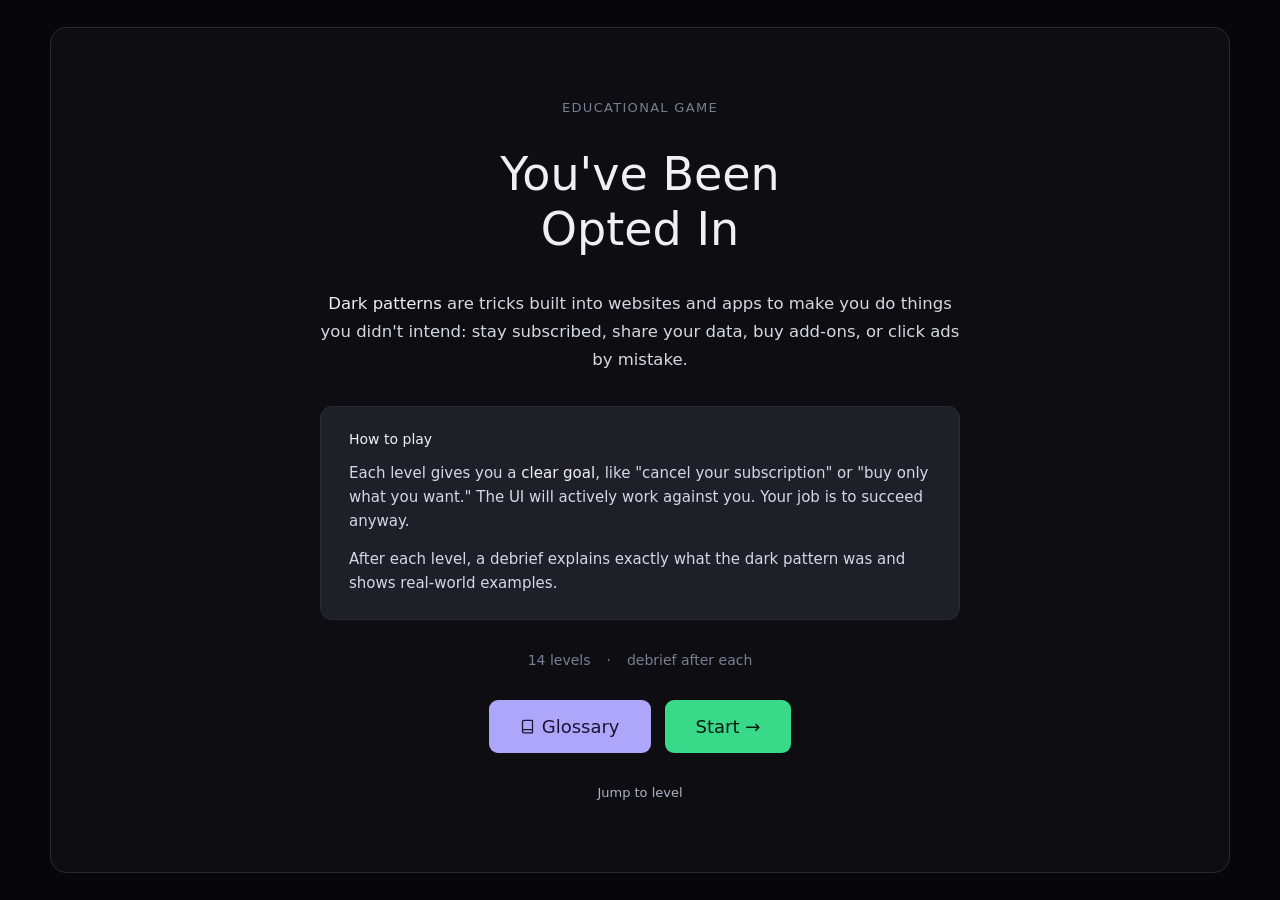
<file: index.html>
<!DOCTYPE html>
<html lang="en">
<head>
  <meta charset="UTF-8">
  <meta name="viewport" content="width=device-width, initial-scale=1.0">
  <title>You've Been Opted In: Dark Patterns Game</title>
  <link rel="stylesheet" href="styles.css">
</head>
<body>
<div id="app">

  <!-- GLOSSARY OVERLAY -->
  <div class="glossary-overlay" id="glossary" style="display:none" onclick="Glossary.closeOnBackdrop(event)">
    <div class="glossary-panel" id="glossary-panel">
      <div class="glossary-header" style="align-items:flex-start">
        <div>
          <div class="glossary-title">Pattern glossary</div>
          <div style="font-size:13px;color:var(--text2);margin-top:2px" id="glossary-count"></div>
        </div>
        <button class="glossary-close" onclick="Glossary.hide()">Close</button>
      </div>
      <div id="glossary-body"></div>
    </div>
  </div>

  <!-- PATTERN INFO PAGE (opened from a glossary entry) -->
  <div class="glossary-overlay" id="pattern-info" style="display:none" onclick="Glossary.closePatternInfoOnBackdrop(event)">
    <div class="glossary-panel" id="pattern-info-panel">
      <div class="glossary-header" style="align-items:flex-start">
        <div>
          <div class="glossary-title" id="pattern-info-title"></div>
        </div>
        <button class="glossary-close" onclick="Glossary.hidePatternInfo()">Close</button>
      </div>
      <div id="pattern-info-body" style="padding:0 clamp(16px,4vw,24px) 24px"></div>
    </div>
  </div>

  <!-- INTRO -->
  <div class="scr active" id="scr-intro" style="padding:clamp(32px, 6vw, 64px) clamp(24px, 6vw, 56px);align-items:center;text-align:center;gap:clamp(22px, 3.5vw, 32px);justify-content:center">
    <div style="font-size:13px;font-weight:500;letter-spacing:.1em;color:var(--text3);text-transform:uppercase">Educational game</div>
    <div style="font-size:clamp(34px, 6vw, 46px);font-weight:500;color:var(--text);line-height:1.2">You've Been<br>Opted In</div>
    <div style="font-size:16.5px;color:var(--text-soft);max-width:640px;line-height:1.7">
      <strong style="color:var(--text)">Dark patterns</strong> are tricks built into websites and apps to make you do things you didn't intend:
      stay subscribed, share your data, buy add-ons, or click ads by mistake.
    </div>
    <div style="background:var(--bg3);border-radius:12px;padding:24px 28px;max-width:640px;text-align:left;border:1px solid var(--border);display:flex;flex-direction:column;gap:14px">
      <div style="font-size:14px;font-weight:500;color:var(--text)">How to play</div>
      <div style="font-size:15px;color:var(--text-soft);line-height:1.6">
        Each level gives you a <strong style="color:var(--text)">clear goal</strong>, like "cancel your subscription" or "buy only what you want."
        The UI will actively work against you. Your job is to succeed anyway.
      </div>
      <div style="font-size:15px;color:var(--text-soft);line-height:1.6">
        After each level, a debrief explains exactly what the dark pattern was and shows real-world examples.
      </div>
    </div>
    <div style="display:flex;gap:16px;font-size:14px;color:var(--text3);flex-wrap:wrap;justify-content:center">
      <span>14 levels</span><span>·</span><span>debrief after each</span>
    </div>
    <div style="display:flex;gap:14px;flex-wrap:wrap;justify-content:center;align-items:center">
      <button class="gbtn gbtn-glossary" onclick="Glossary.show()">
        <svg width="15" height="15" viewBox="0 0 24 24" fill="none" stroke="currentColor" stroke-width="2" stroke-linecap="round" stroke-linejoin="round"><path d="M4 19.5A2.5 2.5 0 0 1 6.5 17H20"/><path d="M6.5 2H20v20H6.5A2.5 2.5 0 0 1 4 19.5v-15A2.5 2.5 0 0 1 6.5 2z"/></svg>
         Glossary
      </button>
      <button class="gbtn gbtn-green" onclick="G.start()">Start →</button>
    </div>
    <div style="display:flex;flex-direction:column;gap:10px;align-items:center">
      <details style="font-size:13px;color:var(--text2);cursor:pointer;text-align:center">
        <summary style="list-style:none;outline:none;cursor:pointer">Jump to level</summary>
        <div style="display:flex;flex-wrap:wrap;gap:6px;justify-content:center;margin-top:8px" id="level-jump"></div>
      </details>
    </div>
  </div>

  <!-- BRIEF (pre-level explainer) -->
  <div class="scr" id="scr-brief">
    <div class="brief-shell">
      <div style="display:flex;align-items:center;justify-content:space-between">
        <div class="brief-lvl-label" id="brief-lvl-label">Level 1 of 10</div>
        <div class="brief-type-label" id="brief-type-label"></div>
      </div>
      <div class="brief-pattern" id="brief-pattern-name"></div>
      <div class="brief-what" id="brief-what"></div>
      <div class="brief-goal-box">
        <div class="brief-goal-label">Your goal this level</div>
        <div class="brief-goal-text" id="brief-goal"></div>
        <div class="brief-goal-detail" id="brief-goal-detail"></div>
      </div>
      <div class="brief-ai-note" id="brief-ai-note" style="display:none">
        <div class="brief-ai-label">AI-powered level</div>
        <div class="brief-ai-text" id="brief-ai-text"></div>
      </div>
      <button class="gbtn gbtn-green" onclick="G.beginLevel()" id="brief-start-btn">Let's go →</button>
    </div>
  </div>

  <!-- LEVEL -->
  <div class="scr" id="scr-level">
    <canvas id="confetti-canvas" style="display:none"></canvas>
    <div class="hud">
      <div style="display:flex;align-items:center;gap:9px;flex-wrap:wrap">
        <span class="hud-lvl" id="h-lvl">Level 1 of 10</span>
        <button class="gbtn gbtn-info" id="h-info-btn" style="font-size:13px;padding:5px 12px;font-weight:600;letter-spacing:.3px" onclick="G.toggleInfo()">ⓘ Info</button>
      </div>
      <div style="display:flex;align-items:center;gap:8px">
        <span class="streak-pill" id="h-streak" style="display:none"></span>
        <div class="score-pill">Score: <span id="h-score">0</span></div>
        <button class="gbtn gbtn-ghost" id="h-hint-btn" style="display:none" onclick="G.showHint()">💡 Hint</button>
      </div>
    </div>
    <div id="h-info-bar" style="display:flex;background:var(--bg2);border-bottom:1px solid var(--border);padding:8px 16px;font-size:13px;color:var(--text2);gap:4px 16px;flex-wrap:wrap;align-items:baseline;flex-direction:column">
      <div style="display:flex;gap:16px;flex-wrap:wrap;align-items:center">
        <span id="h-goal" style="font-weight:600"></span>
        <span id="h-pattern" style="opacity:.7"></span>
      </div>
      <span id="h-goal-detail" style="opacity:.85;line-height:1.45"></span>
    </div>
    <div class="fake-app" id="lc"></div>
    <div class="dots" id="dots-l"></div>
  </div>

  <!-- DEBRIEF -->
  <div class="scr" id="scr-debrief">
    <div class="db-sticky">
      <div>
        <div class="db-tag" id="db-tag">Pattern identified</div>
        <div class="db-name" id="db-name"></div>
      </div>
      <div class="btn-row" style="flex-shrink:0">
        <button class="gbtn gbtn-glossary" onclick="Glossary.show()">
          <svg width="15" height="15" viewBox="0 0 24 24" fill="none" stroke="currentColor" stroke-width="2" stroke-linecap="round" stroke-linejoin="round"><path d="M4 19.5A2.5 2.5 0 0 1 6.5 17H20"/><path d="M6.5 2H20v20H6.5A2.5 2.5 0 0 1 4 19.5v-15A2.5 2.5 0 0 1 6.5 2z"/></svg>
          Glossary
        </button>
        <button class="gbtn gbtn-green" id="db-next" onclick="G.next()">Next level →</button>
      </div>
    </div>
    <div class="debrief-scroll">
      <div class="debrief-wrap">
        <div class="db-card">
          <div class="db-desc" id="db-desc"></div>
          <div style="display:flex;align-items:center;gap:10px;flex-wrap:wrap">
            <div id="db-grade" class="grade-badge"></div>
            <div id="db-result"></div>
          </div>
          <div id="db-cost" style="display:none"></div>
        </div>
        <div class="rw-card" id="db-rw"></div>
        <div class="ai-card" id="db-ai-card" style="display:none"></div>
        <div class="replay-card" id="db-replay"></div>
      </div>
    </div>
    <div class="dots" id="dots-d"></div>
  </div>

  <!-- DESIGNER MODE -->
  <div class="scr" id="scr-designer">
    <div class="hud">
      <div style="display:flex;align-items:center;gap:9px">
        <span class="hud-lvl">Designer mode</span>
        <span class="hud-goal">Build a dark pattern and see your score</span>
      </div>
      <button class="gbtn gbtn-ghost" onclick="G.setScr('win')">← Back</button>
    </div>
    <div style="display:grid;grid-template-columns:1fr 1fr;gap:0;height:100%">
      <!-- Controls -->
      <div style="padding:18px;border-right:0.5px solid var(--fa-line);display:flex;flex-direction:column;gap:14px;overflow-y:auto">
        <div style="font-size:14px;font-weight:500;color:var(--fa-ink)">Choose your weapons</div>

        <div class="d-section">
          <div class="d-label">Decline button style</div>
          <div class="d-opts">
            <div class="d-opt selected" data-group="btn" data-val="0" data-pts="0"  onclick="dpick(this)">Same size as accept</div>
            <div class="d-opt"          data-group="btn" data-val="1" data-pts="15" onclick="dpick(this)">Smaller, grey</div>
            <div class="d-opt"          data-group="btn" data-val="2" data-pts="25" onclick="dpick(this)">Ghost text only</div>
            <div class="d-opt"          data-group="btn" data-val="3" data-pts="35" onclick="dpick(this)">Hidden off-screen</div>
          </div>
        </div>

        <div class="d-section">
          <div class="d-label">Decline copy</div>
          <div class="d-opts">
            <div class="d-opt selected" data-group="copy" data-val="0" data-pts="0"  onclick="dpick(this)">No thanks</div>
            <div class="d-opt"          data-group="copy" data-val="1" data-pts="20" onclick="dpick(this)">No thanks, I hate saving money</div>
            <div class="d-opt"          data-group="copy" data-val="2" data-pts="30" onclick="dpick(this)">No thanks, I prefer to pay full price</div>
            <div class="d-opt"          data-group="copy" data-val="3" data-pts="40" onclick="dpick(this)">No thanks, I don't care about my health</div>
          </div>
        </div>

        <div class="d-section">
          <div class="d-label">Newsletter checkbox</div>
          <div class="d-opts">
            <div class="d-opt selected" data-group="check" data-val="0" data-pts="0"  onclick="dpick(this)">Unchecked by default</div>
            <div class="d-opt"          data-group="check" data-val="1" data-pts="20" onclick="dpick(this)">Pre-checked</div>
            <div class="d-opt"          data-group="check" data-val="2" data-pts="35" onclick="dpick(this)">Pre-checked + double negative label</div>
          </div>
        </div>

        <div class="d-section">
          <div class="d-label">Pricing visibility</div>
          <div class="d-opts">
            <div class="d-opt selected" data-group="price" data-val="0" data-pts="0"  onclick="dpick(this)">Full price shown upfront</div>
            <div class="d-opt"          data-group="price" data-val="1" data-pts="15" onclick="dpick(this)">Fees added at checkout</div>
            <div class="d-opt"          data-group="price" data-val="2" data-pts="30" onclick="dpick(this)">Trial price only, renewal buried</div>
          </div>
        </div>

        <div class="d-section">
          <div class="d-label">Urgency element</div>
          <div class="d-opts">
            <div class="d-opt selected" data-group="urgency" data-val="0" data-pts="0"  onclick="dpick(this)">None</div>
            <div class="d-opt"          data-group="urgency" data-val="1" data-pts="15" onclick="dpick(this)">Countdown timer</div>
            <div class="d-opt"          data-group="urgency" data-val="2" data-pts="25" onclick="dpick(this)">Fake "X people viewing"</div>
            <div class="d-opt"          data-group="urgency" data-val="3" data-pts="30" onclick="dpick(this)">Both, auto-resetting</div>
          </div>
        </div>

        <div class="d-section">
          <div class="d-label">Sneaked items</div>
          <div class="d-opts">
            <div class="d-opt selected" data-group="sneak" data-val="0" data-pts="0"  onclick="dpick(this)">None</div>
            <div class="d-opt"          data-group="sneak" data-val="1" data-pts="20" onclick="dpick(this)">1 pre-added item, labeled</div>
            <div class="d-opt"          data-group="sneak" data-val="2" data-pts="35" onclick="dpick(this)">2 items, styled to blend in</div>
            <div class="d-opt"          data-group="sneak" data-val="3" data-pts="45" onclick="dpick(this)">3 items + reappear after removal</div>
          </div>
        </div>
      </div>

      <!-- Live preview -->
      <div style="padding:18px;display:flex;flex-direction:column;gap:12px;overflow-y:auto;background:#f9f9f7">
        <div style="font-size:14px;font-weight:500;color:var(--fa-ink)">Live preview</div>
        <div id="d-preview" style="background:var(--white);border-radius:10px;border:0.5px solid var(--fa-line);padding:16px;display:flex;flex-direction:column;gap:12px;font-size:14px"></div>
        <div style="background:var(--white);border-radius:10px;border:0.5px solid var(--fa-line);padding:14px;display:flex;flex-direction:column;gap:10px">
          <div style="display:flex;justify-content:space-between;align-items:center">
            <div style="font-size:13px;font-weight:500;color:var(--fa-ink)">Manipulativeness score</div>
            <div style="font-size:20px;font-weight:500" id="d-score-num">0</div>
          </div>
          <div class="bar-t" style="height:7px"><div id="d-score-bar" style="height:100%;border-radius:3px;background:#E24B4A;transition:width .4s ease;width:0%"></div></div>
          <div style="font-size:13px;color:var(--fa-muted-alt)" id="d-verdict">Your form is clean. Honest design.</div>
          <div style="display:flex;flex-direction:column;gap:5px" id="d-breakdown"></div>
          <div style="font-size:12px;color:var(--fa-faint);border-top:0.5px solid var(--fa-line);padding-top:8px" id="d-regulator"></div>
        </div>
        <button class="gbtn gbtn-green" id="d-finish-btn" onclick="finishDesigner()">see my verdict</button>
      </div>
    </div>
  </div>

  <!-- WIN -->
  <div class="scr win-scr" id="scr-win">
    <!-- FAKE-OUT LAYER -->
    <div id="win-fakeout" style="display:flex;flex-direction:column;align-items:center;gap:14px;width:100%;max-width:560px">
      <div style="font-size:34px;color:var(--amber)">★</div>
      <div style="font-size:26px;font-weight:500;color:var(--text)" id="win-title"></div>
      <div style="font-size:15px;color:var(--text2);max-width:480px;line-height:1.6" id="win-sub"></div>
      <div class="receipt-card" id="win-receipt"></div>
      <div style="width:100%;max-width:480px;background:#f5f5f2;border-radius:12px;padding:16px;border:0.5px solid var(--fa-line);display:flex;flex-direction:column;gap:12px">
        <div style="font-size:14px;font-weight:500;color:var(--fa-ink)">Before you go</div>
        <label class="fakeout-cb" id="fo-share-label">
          <input type="checkbox" id="fo-share" checked>
          <span>Share my score and email me NebulaPro tips &amp; offers (uncheck to opt out)</span>
        </label>
        <label class="fakeout-cb" id="fo-data-label">
          <input type="checkbox" id="fo-data" checked>
          <span>Do not prevent NebulaPro from sharing my results with partners</span>
        </label>
        <div style="font-size:11px;color:var(--fa-input-border);line-height:1.5" id="fo-countdown"></div>
        <div style="display:flex;flex-direction:column;gap:8px">
          <button class="btn btn-p" id="fo-claim">Claim your completion badge →</button>
          <button class="btn btn-g" id="fo-decline">No thanks, I don't care about my achievements</button>
        </div>
      </div>
      <div style="font-size:11px;color:#ddd">By continuing you agree to our updated Terms &amp; Privacy Policy</div>
    </div>

<!-- REAL WIN LAYER -->
<div id="win-real" style="display:none;flex-direction:column;align-items:center;gap:16px;text-align:center">
  <div style="font-size:42px">🎉</div>
  <div style="font-size:24px;font-weight:500;color:var(--text)"> You caught us. </div>
  <div style="font-size:16.5px;color:var(--text-soft);max-width:640px;line-height:1.7">
    That "Before you go" box was a dark pattern. Two pre-checked opt-ins (one with a double negative), a fake countdown, a confirmshamed exit, and a "claim your badge" button that went nowhere.
    <strong style="color:var(--text);font-weight:500">You just played the game one more time without realising it.</strong>
  </div>
  <div style="font-size:14px;color:var(--text3);max-width:640px;line-height:1.7">
    Real companies deploy these on millions of people every day. Now you know what to look for. Coined by Harry Brignull in 2010, tracked at
    <a href="https://www.deceptive.design" target="_blank" rel="noopener" style="color:var(--purple-light);text-decoration:none"> deceptive.design </a>
  </div>
  <div style="width:100%;max-width:480px;background:var(--bg2);border-radius:12px;padding:16px;border:1px solid var(--border)">
    <div style="font-size:14px;font-weight:500;color:var(--text);margin-bottom:12px"> Achievements </div>
    <div id="win-achievements"></div>
  </div>
  <div style="display:flex;gap:10px;flex-wrap:wrap;justify-content:center">
    <button class="gbtn gbtn-green" id="win-play-again">Play again</button>
    <button class="gbtn gbtn-glossary" onclick="Glossary.show()"> Pattern glossary </button>
    <button class="gbtn" onclick="setScr('designer');initDesigner()"> Try designer mode → </button>
  </div>
</div>

</div>
  <!-- DESIGNER FINISH OVERLAY -->
  <div class="gameover-overlay" id="designer-finish" style="display:none" onclick="closeDesignerFinishOnBackdrop(event)">
    <div class="gameover-panel">
      <div style="font-size:36px">🎨</div>
      <div style="font-size:26px;font-weight:500;color:var(--text)">Your design, scored</div>
      <div style="font-size:15px;color:#fff;line-height:1.6" id="df-verdict"></div>
      <button class="gbtn gbtn-green" onclick="document.getElementById('designer-finish').style.display='none'; G.setScr('intro')">Back to home</button>
    </div>
  </div>

  <script type="module" src="game.js"></script>
</body>
</html>
</file>
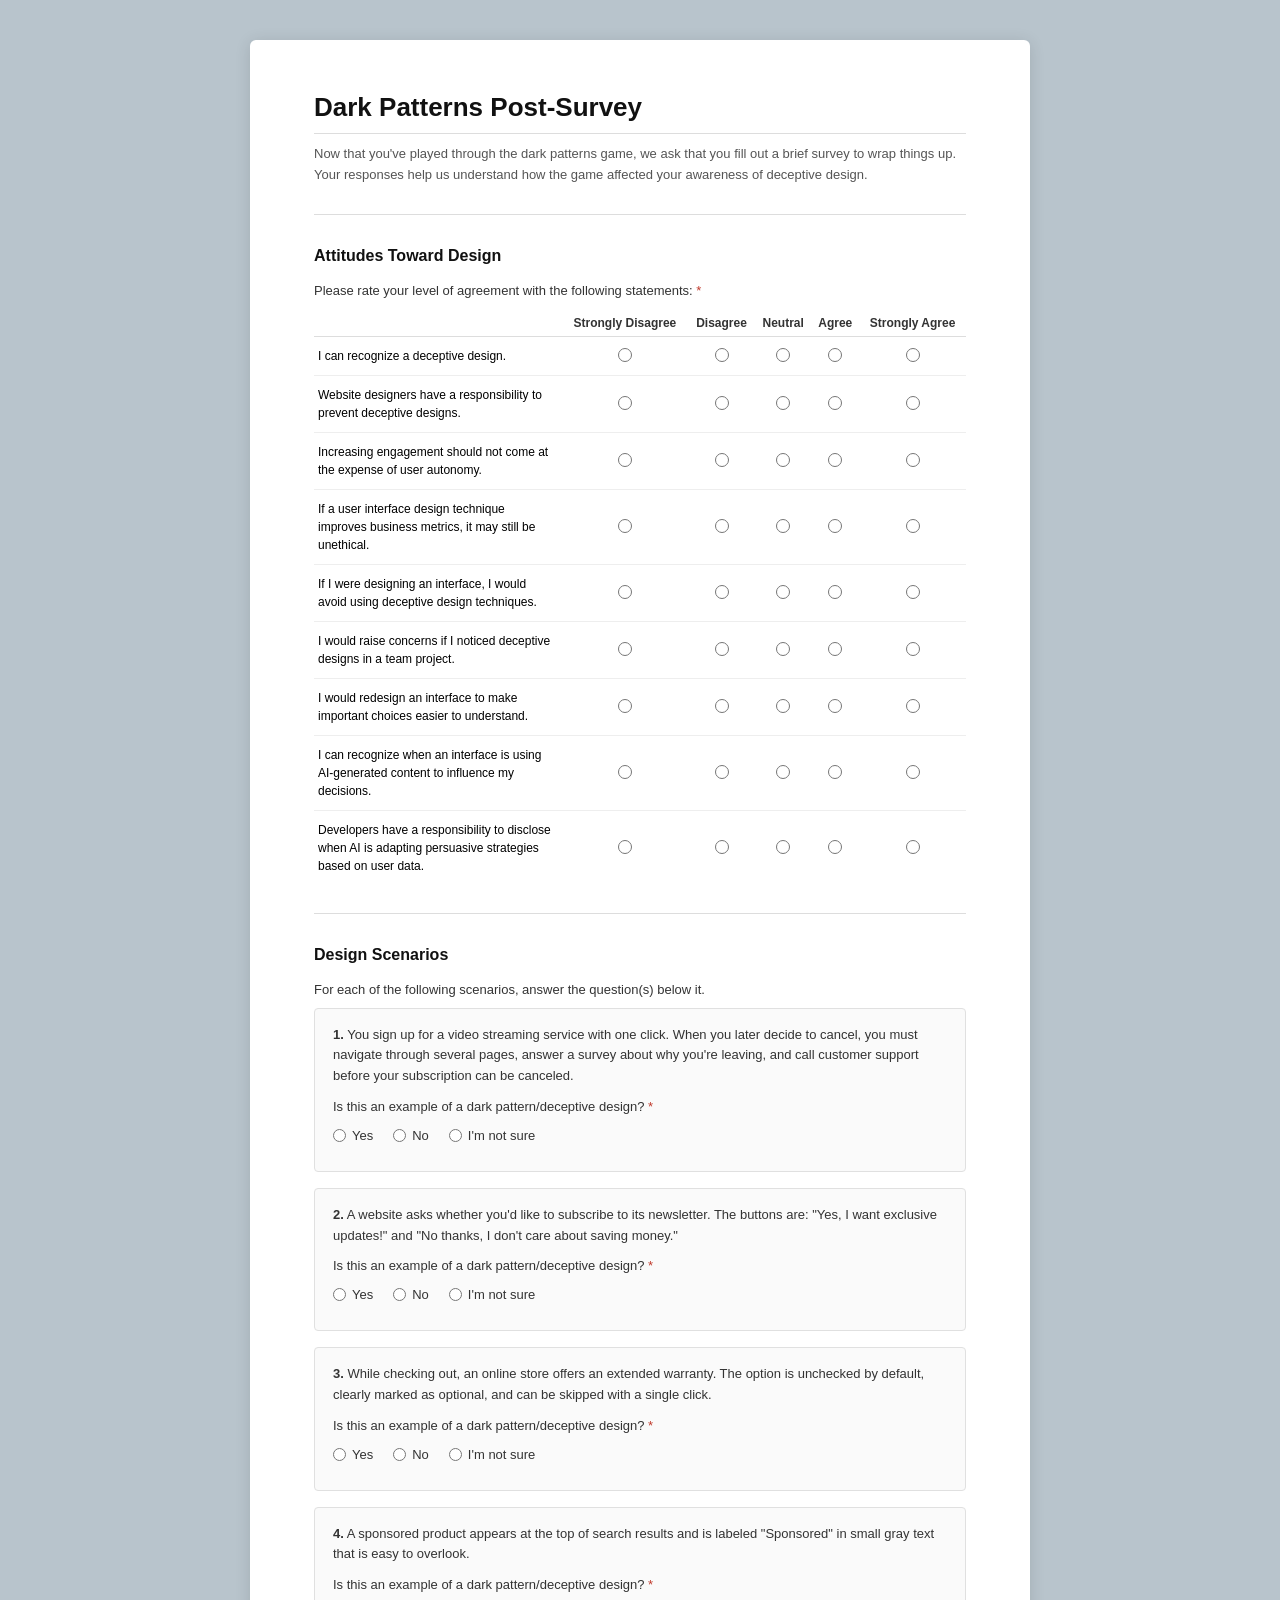
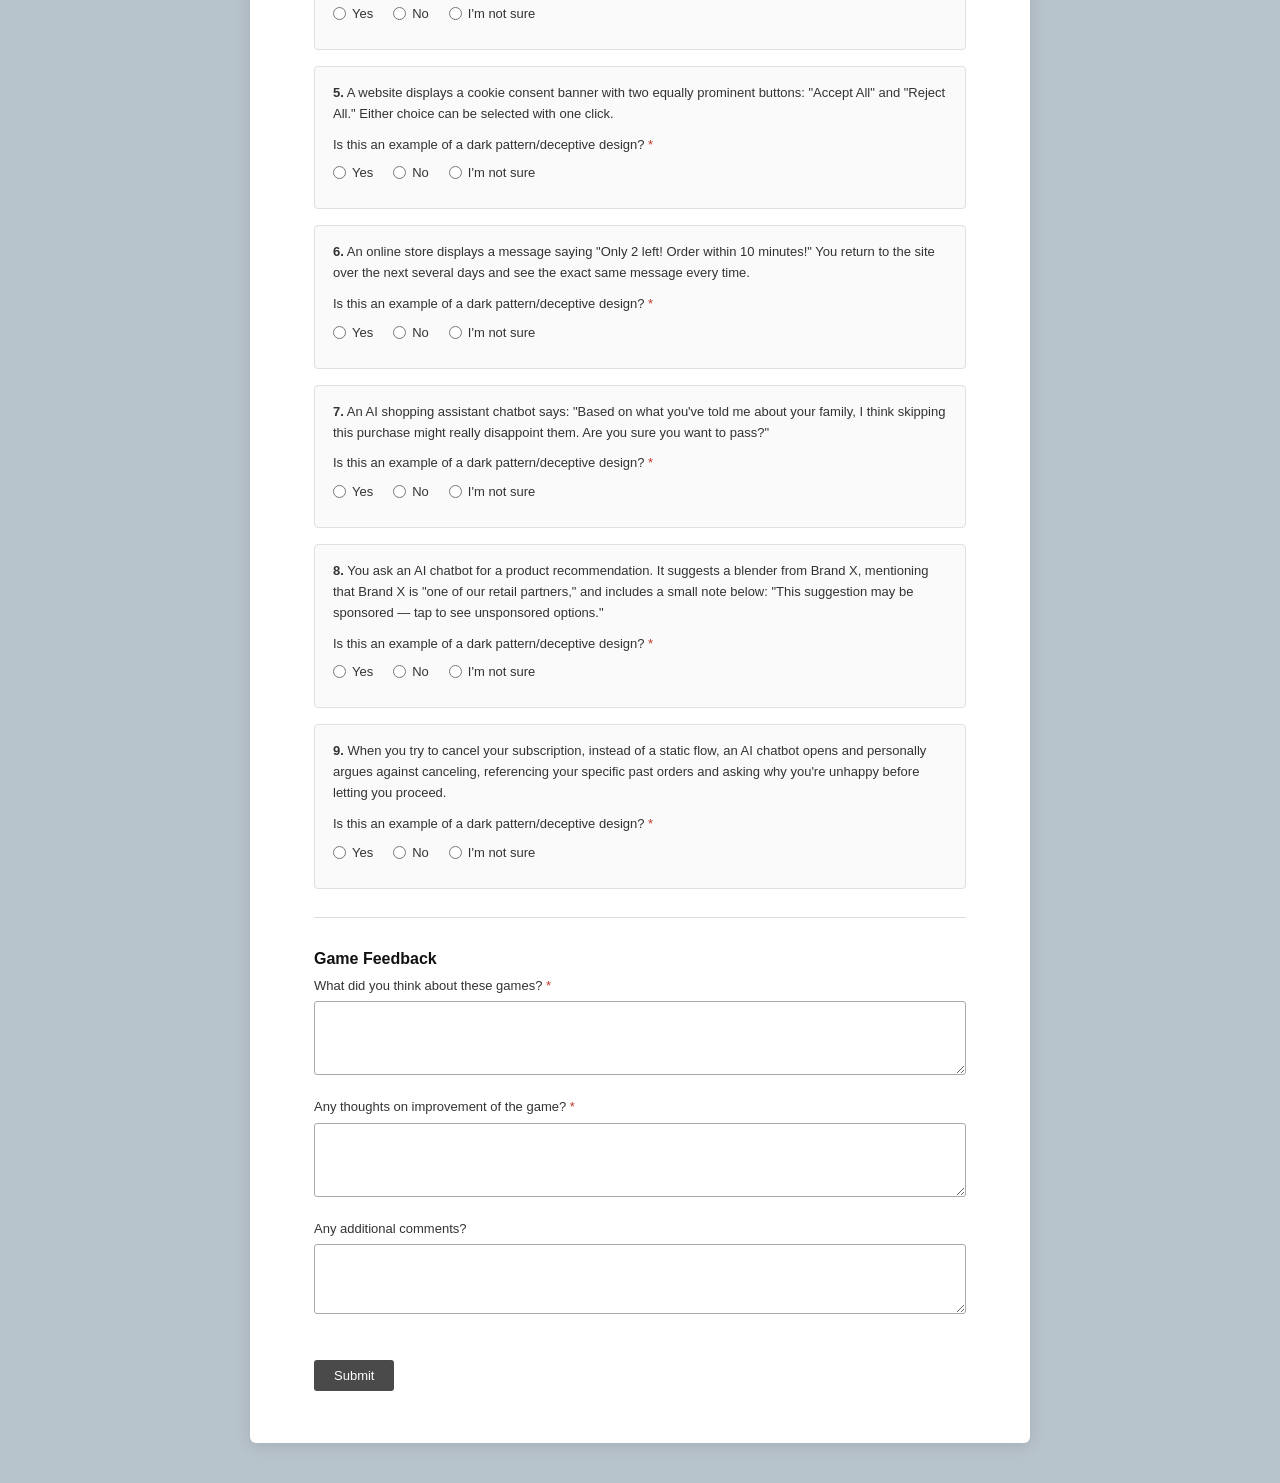
<file: surveys/post-survey.html>
<!DOCTYPE html>
<html lang="en">
<head>
<meta charset="UTF-8">
<meta name="viewport" content="width=device-width, initial-scale=1.0">
<title>Post-Survey — Dark Patterns Study</title>
<style>
  *, *::before, *::after { box-sizing: border-box; margin: 0; padding: 0; }
  body {
    font-family: Arial, sans-serif;
    background: #b8c4cc;
    min-height: 100vh;
    display: flex;
    align-items: flex-start;
    justify-content: center;
    padding: 40px 16px;
  }
  .card {
    background: #fff;
    border-radius: 6px;
    width: 100%;
    max-width: 780px;
    padding: 52px 64px;
    box-shadow: 0 2px 16px rgba(0,0,0,.12);
  }
  h1 {
    font-size: 26px;
    font-weight: 700;
    color: #111;
    margin-bottom: 10px;
    padding-bottom: 10px;
    border-bottom: 1px solid #ddd;
  }
  h2 {
    font-size: 16px;
    font-weight: 700;
    color: #111;
    margin: 28px 0 8px;
    padding-top: 4px;
  }
  .intro {
    font-size: 13px;
    color: #555;
    line-height: 1.6;
    margin-bottom: 24px;
  }
  .req { color: #c0392b; }
  input[type="text"],
  input[type="email"],
  select,
  textarea {
    border: 1px solid #aaa;
    border-radius: 3px;
    padding: 6px 8px;
    font-size: 13px;
    font-family: inherit;
    color: #111;
    width: 100%;
    background: #fff;
  }
  input[type="text"]:focus,
  input[type="email"]:focus,
  select:focus,
  textarea:focus {
    outline: 2px solid #1a5ea8;
    outline-offset: 1px;
  }
  textarea { resize: vertical; min-height: 70px; }
  .question-text {
    font-size: 13px;
    color: #333;
    margin: 16px 0 8px;
    line-height: 1.5;
  }
  .radio-group {
    display: flex;
    flex-direction: column;
    gap: 6px;
    margin: 6px 0 4px;
  }
  .radio-group label {
    font-size: 13px;
    color: #333;
    display: flex;
    align-items: center;
    gap: 7px;
    cursor: pointer;
  }

  /* Likert table */
  .likert-table {
    width: 100%;
    border-collapse: collapse;
    margin: 10px 0 8px;
    font-size: 13px;
  }
  .likert-table thead th {
    font-size: 12px;
    font-weight: 600;
    color: #333;
    text-align: center;
    padding: 6px 4px;
    border-bottom: 1px solid #ddd;
  }
  .likert-table thead th:first-child { text-align: left; width: 38%; }
  .likert-table tbody tr { border-bottom: 1px solid #eee; }
  .likert-table tbody tr:last-child { border-bottom: none; }
  .likert-table tbody td {
    padding: 10px 4px;
    text-align: center;
    vertical-align: middle;
  }
  .likert-table tbody td:first-child {
    text-align: left;
    font-size: 12px;
    color: #000000;
    line-height: 1.5;
    padding-right: 10px;
  }
  .likert-table input[type="radio"] {
    cursor: pointer;
    width: 14px;
    height: 14px;
  }

  /* Scenario blocks */
  .scenario-block {
    border: 1px solid #e0e0e0;
    border-radius: 4px;
    padding: 16px 18px;
    margin-bottom: 16px;
    background: #fafafa;
  }
  .scenario-block .scenario-q {
    font-size: 13px;
    color: #333;
    line-height: 1.6;
    margin-bottom: 10px;
  }
  .scenario-block .inline-radio {
    display: flex;
    gap: 20px;
    margin-bottom: 12px;
  }
  .scenario-block .inline-radio label {
    font-size: 13px;
    color: #333;
    display: flex;
    align-items: center;
    gap: 6px;
    cursor: pointer;
  }
  .scenario-block .why-label {
    font-size: 12px;
    color: #555;
    margin-bottom: 5px;
    display: block;
  }

  /* Open-ended */
  .open-q {
    margin-bottom: 18px;
  }
  .open-q label {
    display: block;
    font-size: 13px;
    color: #333;
    margin-bottom: 6px;
    line-height: 1.5;
  }

  hr.section-divider {
    border: none;
    border-top: 1px solid #ddd;
    margin: 28px 0 4px;
  }
  .btn {
    background: #4a4a4a;
    color: #fff;
    border: none;
    padding: 8px 20px;
    font-size: 13px;
    font-family: inherit;
    border-radius: 3px;
    cursor: pointer;
    margin-top: 24px;
  }
  .btn:hover { background: #333; }
</style>
</head>
<body>
<form class="card" action="post-survey.php" method="post">
  <h1>Dark Patterns Post-Survey</h1>
  <p class="intro">Now that you've played through the dark patterns game, we ask that you fill out a brief survey to wrap things up. Your responses help us understand how the game affected your awareness of deceptive design.</p>

  <!-- Likert -->
  <hr class="section-divider">
  <h2>Attitudes Toward Design</h2>
  <p class="question-text">Please rate your level of agreement with the following statements: <span class="req">*</span></p>

  <table class="likert-table">
    <thead>
      <tr>
        <th></th>
        <th>Strongly Disagree</th>
        <th>Disagree</th>
        <th>Neutral</th>
        <th>Agree</th>
        <th>Strongly Agree</th>
      </tr>
    </thead>
    <tbody>
      <tr>
        <td>I can recognize a deceptive design.</td>
        <td><input type="radio" name="likertRecognize" value="1" required aria-label="1"></td>
        <td><input type="radio" name="likertRecognize" value="2" aria-label="2"></td>
        <td><input type="radio" name="likertRecognize" value="3" aria-label="3"></td>
        <td><input type="radio" name="likertRecognize" value="4" aria-label="4"></td>
        <td><input type="radio" name="likertRecognize" value="5" aria-label="5"></td>
      </tr>
      <tr>
        <td>Website designers have a responsibility to prevent deceptive designs.</td>
        <td><input type="radio" name="likertResponsibility" value="1" required aria-label="1"></td>
        <td><input type="radio" name="likertResponsibility" value="2" aria-label="2"></td>
        <td><input type="radio" name="likertResponsibility" value="3" aria-label="3"></td>
        <td><input type="radio" name="likertResponsibility" value="4" aria-label="4"></td>
        <td><input type="radio" name="likertResponsibility" value="5" aria-label="5"></td>
      </tr>
      <tr>
        <td>Increasing engagement should not come at the expense of user autonomy.</td>
        <td><input type="radio" name="likertEngagement" value="1" required aria-label="1"></td>
        <td><input type="radio" name="likertEngagement" value="2" aria-label="2"></td>
        <td><input type="radio" name="likertEngagement" value="3" aria-label="3"></td>
        <td><input type="radio" name="likertEngagement" value="4" aria-label="4"></td>
        <td><input type="radio" name="likertEngagement" value="5" aria-label="5"></td>
      </tr>
      <tr>
        <td>If a user interface design technique improves business metrics, it may still be unethical.</td>
        <td><input type="radio" name="likertUnethical" value="1" required aria-label="1"></td>
        <td><input type="radio" name="likertUnethical" value="2" aria-label="2"></td>
        <td><input type="radio" name="likertUnethical" value="3" aria-label="3"></td>
        <td><input type="radio" name="likertUnethical" value="4" aria-label="4"></td>
        <td><input type="radio" name="likertUnethical" value="5" aria-label="5"></td>
      </tr>
      <tr>
        <td>If I were designing an interface, I would avoid using deceptive design techniques.</td>
        <td><input type="radio" name="likertAvoid" value="1" required aria-label="1"></td>
        <td><input type="radio" name="likertAvoid" value="2" aria-label="2"></td>
        <td><input type="radio" name="likertAvoid" value="3" aria-label="3"></td>
        <td><input type="radio" name="likertAvoid" value="4" aria-label="4"></td>
        <td><input type="radio" name="likertAvoid" value="5" aria-label="5"></td>
      </tr>
      <tr>
        <td>I would raise concerns if I noticed deceptive designs in a team project.</td>
        <td><input type="radio" name="likertConcerns" value="1" required aria-label="1"></td>
        <td><input type="radio" name="likertConcerns" value="2" aria-label="2"></td>
        <td><input type="radio" name="likertConcerns" value="3" aria-label="3"></td>
        <td><input type="radio" name="likertConcerns" value="4" aria-label="4"></td>
        <td><input type="radio" name="likertConcerns" value="5" aria-label="5"></td>
      </tr>
      <tr>
        <td>I would redesign an interface to make important choices easier to understand.</td>
        <td><input type="radio" name="likertRedesign" value="1" required aria-label="1"></td>
        <td><input type="radio" name="likertRedesign" value="2" aria-label="2"></td>
        <td><input type="radio" name="likertRedesign" value="3" aria-label="3"></td>
        <td><input type="radio" name="likertRedesign" value="4" aria-label="4"></td>
        <td><input type="radio" name="likertRedesign" value="5" aria-label="5"></td>
      </tr>
      <tr>
        <td>I can recognize when an interface is using AI-generated content to influence my decisions.</td>
        <td><input type="radio" name="likertRecognizeAI" value="1" required aria-label="1"></td>
        <td><input type="radio" name="likertRecognizeAI" value="2" aria-label="2"></td>
        <td><input type="radio" name="likertRecognizeAI" value="3" aria-label="3"></td>
        <td><input type="radio" name="likertRecognizeAI" value="4" aria-label="4"></td>
        <td><input type="radio" name="likertRecognizeAI" value="5" aria-label="5"></td>
      </tr>
      <tr>
        <td>Developers have a responsibility to disclose when AI is adapting persuasive strategies based on user data.</td>
        <td><input type="radio" name="likertResponsibilityAI" value="1" required aria-label="1"></td>
        <td><input type="radio" name="likertResponsibilityAI" value="2" aria-label="2"></td>
        <td><input type="radio" name="likertResponsibilityAI" value="3" aria-label="3"></td>
        <td><input type="radio" name="likertResponsibilityAI" value="4" aria-label="4"></td>
        <td><input type="radio" name="likertResponsibilityAI" value="5" aria-label="5"></td>
      </tr>
    </tbody>
  </table>

  <!-- Scenarios -->
  <hr class="section-divider">
  <h2>Design Scenarios</h2>
  <p class="question-text">For each of the following scenarios, answer the question(s) below it.</p>

  <div class="scenario-block">
    <p class="scenario-q"><strong>1.</strong> You sign up for a video streaming service with one click. When you later decide to cancel, you must navigate through several pages, answer a survey about why you're leaving, and call customer support before your subscription can be canceled.</p>
    <p class="scenario-q">Is this an example of a dark pattern/deceptive design? <span class="req">*</span></p>
    <div class="inline-radio" data-scenario="scenarioDifficult">
      <label><input type="radio" name="scenarioDifficult" value="yes" required> Yes</label>
      <label><input type="radio" name="scenarioDifficult" value="no"> No</label>
      <label><input type="radio" name="scenarioDifficult" value="unsure"> I'm not sure</label>
    </div>
    <div class="category-wrap" data-scenario="scenarioDifficult" style="display:none;">
      <p class="scenario-q">Which option best describes this design? <span class="req">*</span></p>
      <div class="radio-group">
        <label><input type="radio" name="scenarioDifficultWhy" value="ad_disguise"> It disguises advertising or commercial content as something else.</label>
        <label><input type="radio" name="scenarioDifficultWhy" value="urgency"> It creates a misleading sense of urgency or scarcity.</label>
        <label><input type="radio" name="scenarioDifficultWhy" value="forced_action"> It adds items or choices without the user intentionally selecting them.</label>
        <label><input type="radio" name="scenarioDifficultWhy" value="guilt"> It pressures users through guilt, shame, or emotional manipulation.</label>
        <label><input type="radio" name="scenarioDifficultWhy" value="difficult_action"> It makes an important user choice or action unnecessarily difficult.</label>
        <label><input type="radio" name="scenarioDifficultWhy" value="not_problematic"> None of these; this design is not problematic.</label>
      </div>
    </div>
  </div>

  <div class="scenario-block">
    <p class="scenario-q"><strong>2.</strong> A website asks whether you'd like to subscribe to its newsletter. The buttons are: "Yes, I want exclusive updates!" and "No thanks, I don't care about saving money."</p>
    <p class="scenario-q">Is this an example of a dark pattern/deceptive design? <span class="req">*</span></p>
    <div class="inline-radio" data-scenario="scenarioSubscribe">
      <label><input type="radio" name="scenarioSubscribe" value="yes" required> Yes</label>
      <label><input type="radio" name="scenarioSubscribe" value="no"> No</label>
      <label><input type="radio" name="scenarioSubscribe" value="unsure"> I'm not sure</label>
    </div>
    <div class="category-wrap" data-scenario="scenarioSubscribe" style="display:none;">
      <p class="scenario-q">Which option best describes this design? <span class="req">*</span></p>
      <div class="radio-group">
        <label><input type="radio" name="scenarioSubscribeWhy" value="ad_disguise"> It disguises advertising or commercial content as something else.</label>
        <label><input type="radio" name="scenarioSubscribeWhy" value="urgency"> It creates a misleading sense of urgency or scarcity.</label>
        <label><input type="radio" name="scenarioSubscribeWhy" value="forced_action"> It adds items or choices without the user intentionally selecting them.</label>
        <label><input type="radio" name="scenarioSubscribeWhy" value="guilt"> It pressures users through guilt, shame, or emotional manipulation.</label>
        <label><input type="radio" name="scenarioSubscribeWhy" value="difficult_action"> It makes an important user choice or action unnecessarily difficult.</label>
        <label><input type="radio" name="scenarioSubscribeWhy" value="not_problematic"> None of these; this design is not problematic.</label>
      </div>
    </div>
  </div>

  <div class="scenario-block">
    <p class="scenario-q"><strong>3.</strong> While checking out, an online store offers an extended warranty. The option is unchecked by default, clearly marked as optional, and can be skipped with a single click.</p>
    <p class="scenario-q">Is this an example of a dark pattern/deceptive design? <span class="req">*</span></p>
    <div class="inline-radio" data-scenario="scenarioWarranty">
      <label><input type="radio" name="scenarioWarranty" value="yes" required> Yes</label>
      <label><input type="radio" name="scenarioWarranty" value="no"> No</label>
      <label><input type="radio" name="scenarioWarranty" value="unsure"> I'm not sure</label>
    </div>
    <div class="category-wrap" data-scenario="scenarioWarranty" style="display:none;">
      <p class="scenario-q">Which option best describes this design? <span class="req">*</span></p>
      <div class="radio-group">
        <label><input type="radio" name="scenarioWarrantyWhy" value="ad_disguise"> It disguises advertising or commercial content as something else.</label>
        <label><input type="radio" name="scenarioWarrantyWhy" value="urgency"> It creates a misleading sense of urgency or scarcity.</label>
        <label><input type="radio" name="scenarioWarrantyWhy" value="forced_action"> It adds items or choices without the user intentionally selecting them.</label>
        <label><input type="radio" name="scenarioWarrantyWhy" value="guilt"> It pressures users through guilt, shame, or emotional manipulation.</label>
        <label><input type="radio" name="scenarioWarrantyWhy" value="difficult_action"> It makes an important user choice or action unnecessarily difficult.</label>
        <label><input type="radio" name="scenarioWarrantyWhy" value="not_problematic"> None of these; this design is not problematic.</label>
      </div>
    </div>
  </div>

  <div class="scenario-block">
    <p class="scenario-q"><strong>4.</strong> A sponsored product appears at the top of search results and is labeled "Sponsored" in small gray text that is easy to overlook.</p>
    <p class="scenario-q">Is this an example of a dark pattern/deceptive design? <span class="req">*</span></p>
    <div class="inline-radio" data-scenario="scenarioAdvertisement">
      <label><input type="radio" name="scenarioAdvertisement" value="yes" required> Yes</label>
      <label><input type="radio" name="scenarioAdvertisement" value="no"> No</label>
      <label><input type="radio" name="scenarioAdvertisement" value="unsure"> I'm not sure</label>
    </div>
    <div class="category-wrap" data-scenario="scenarioAdvertisement" style="display:none;">
      <p class="scenario-q">Which option best describes this design? <span class="req">*</span></p>
      <div class="radio-group">
        <label><input type="radio" name="scenarioAdvertisementWhy" value="ad_disguise"> It disguises advertising or commercial content as something else.</label>
        <label><input type="radio" name="scenarioAdvertisementWhy" value="urgency"> It creates a misleading sense of urgency or scarcity.</label>
        <label><input type="radio" name="scenarioAdvertisementWhy" value="forced_action"> It adds items or choices without the user intentionally selecting them.</label>
        <label><input type="radio" name="scenarioAdvertisementWhy" value="guilt"> It pressures users through guilt, shame, or emotional manipulation.</label>
        <label><input type="radio" name="scenarioAdvertisementWhy" value="difficult_action"> It makes an important user choice or action unnecessarily difficult.</label>
        <label><input type="radio" name="scenarioAdvertisementWhy" value="not_problematic"> None of these; this design is not problematic.</label>
      </div>
    </div>
  </div>

  <div class="scenario-block">
    <p class="scenario-q"><strong>5.</strong> A website displays a cookie consent banner with two equally prominent buttons: "Accept All" and "Reject All." Either choice can be selected with one click.</p>
    <p class="scenario-q">Is this an example of a dark pattern/deceptive design? <span class="req">*</span></p>
    <div class="inline-radio" data-scenario="scenarioReject">
      <label><input type="radio" name="scenarioReject" value="yes" required> Yes</label>
      <label><input type="radio" name="scenarioReject" value="no"> No</label>
      <label><input type="radio" name="scenarioReject" value="unsure"> I'm not sure</label>
    </div>
    <div class="category-wrap" data-scenario="scenarioReject" style="display:none;">
      <p class="scenario-q">Which option best describes this design? <span class="req">*</span></p>
      <div class="radio-group">
        <label><input type="radio" name="scenarioRejectWhy" value="ad_disguise"> It disguises advertising or commercial content as something else.</label>
        <label><input type="radio" name="scenarioRejectWhy" value="urgency"> It creates a misleading sense of urgency or scarcity.</label>
        <label><input type="radio" name="scenarioRejectWhy" value="forced_action"> It adds items or choices without the user intentionally selecting them.</label>
        <label><input type="radio" name="scenarioRejectWhy" value="guilt"> It pressures users through guilt, shame, or emotional manipulation.</label>
        <label><input type="radio" name="scenarioRejectWhy" value="difficult_action"> It makes an important user choice or action unnecessarily difficult.</label>
        <label><input type="radio" name="scenarioRejectWhy" value="not_problematic"> None of these; this design is not problematic.</label>
      </div>
    </div>
  </div>

  <div class="scenario-block">
    <p class="scenario-q"><strong>6.</strong> An online store displays a message saying "Only 2 left! Order within 10 minutes!" You return to the site over the next several days and see the exact same message every time.</p>
    <p class="scenario-q">Is this an example of a dark pattern/deceptive design? <span class="req">*</span></p>
    <div class="inline-radio" data-scenario="scenarioUrgency">
      <label><input type="radio" name="scenarioUrgency" value="yes" required> Yes</label>
      <label><input type="radio" name="scenarioUrgency" value="no"> No</label>
      <label><input type="radio" name="scenarioUrgency" value="unsure"> I'm not sure</label>
    </div>
    <div class="category-wrap" data-scenario="scenarioUrgency" style="display:none;">
      <p class="scenario-q">Which option best describes this design? <span class="req">*</span></p>
      <div class="radio-group">
        <label><input type="radio" name="scenarioUrgencyWhy" value="ad_disguise"> It disguises advertising or commercial content as something else.</label>
        <label><input type="radio" name="scenarioUrgencyWhy" value="urgency"> It creates a misleading sense of urgency or scarcity.</label>
        <label><input type="radio" name="scenarioUrgencyWhy" value="forced_action"> It adds items or choices without the user intentionally selecting them.</label>
        <label><input type="radio" name="scenarioUrgencyWhy" value="guilt"> It pressures users through guilt, shame, or emotional manipulation.</label>
        <label><input type="radio" name="scenarioUrgencyWhy" value="difficult_action"> It makes an important user choice or action unnecessarily difficult.</label>
        <label><input type="radio" name="scenarioUrgencyWhy" value="not_problematic"> None of these; this design is not problematic.</label>
      </div>
    </div>
  </div>

  <div class="scenario-block">
    <p class="scenario-q"><strong>7.</strong> An AI shopping assistant chatbot says: "Based on what you've told me about your family, I think skipping this purchase might really disappoint them. Are you sure you want to pass?"</p>
    <p class="scenario-q">Is this an example of a dark pattern/deceptive design? <span class="req">*</span></p>
    <div class="inline-radio" data-scenario="scenarioManipulateAI">
      <label><input type="radio" name="scenarioManipulateAI" value="yes" required> Yes</label>
      <label><input type="radio" name="scenarioManipulateAI" value="no"> No</label>
      <label><input type="radio" name="scenarioManipulateAI" value="unsure"> I'm not sure</label>
    </div>
    <div class="category-wrap" data-scenario="scenarioManipulateAI" style="display:none;">
      <p class="scenario-q">Which option best describes this design? <span class="req">*</span></p>
      <div class="radio-group">
        <label><input type="radio" name="scenarioManipulateAIWhy" value="ad_disguise"> It disguises advertising or commercial content as something else.</label>
        <label><input type="radio" name="scenarioManipulateAIWhy" value="urgency"> It creates a misleading sense of urgency or scarcity.</label>
        <label><input type="radio" name="scenarioManipulateAIWhy" value="forced_action"> It adds items or choices without the user intentionally selecting them.</label>
        <label><input type="radio" name="scenarioManipulateAIWhy" value="guilt"> It pressures users through guilt, shame, or emotional manipulation.</label>
        <label><input type="radio" name="scenarioManipulateAIWhy" value="difficult_action"> It makes an important user choice or action unnecessarily difficult.</label>
        <label><input type="radio" name="scenarioManipulateAIWhy" value="not_problematic"> None of these; this design is not problematic.</label>
      </div>
    </div>
  </div>

  <div class="scenario-block">
    <p class="scenario-q"><strong>8.</strong> You ask an AI chatbot for a product recommendation. It suggests a blender from Brand X, mentioning that Brand X is "one of our retail partners," and includes a small note below: "This suggestion may be sponsored &mdash; tap to see unsponsored options."</p>
    <p class="scenario-q">Is this an example of a dark pattern/deceptive design? <span class="req">*</span></p>
    <div class="inline-radio" data-scenario="scenarioSponsoredAI">
      <label><input type="radio" name="scenarioSponsoredAI" value="yes" required> Yes</label>
      <label><input type="radio" name="scenarioSponsoredAI" value="no"> No</label>
      <label><input type="radio" name="scenarioSponsoredAI" value="unsure"> I'm not sure</label>
    </div>
    <div class="category-wrap" data-scenario="scenarioSponsoredAI" style="display:none;">
      <p class="scenario-q">Which option best describes this design? <span class="req">*</span></p>
      <div class="radio-group">
        <label><input type="radio" name="scenarioSponsoredAIWhy" value="ad_disguise"> It disguises advertising or commercial content as something else.</label>
        <label><input type="radio" name="scenarioSponsoredAIWhy" value="urgency"> It creates a misleading sense of urgency or scarcity.</label>
        <label><input type="radio" name="scenarioSponsoredAIWhy" value="forced_action"> It adds items or choices without the user intentionally selecting them.</label>
        <label><input type="radio" name="scenarioSponsoredAIWhy" value="guilt"> It pressures users through guilt, shame, or emotional manipulation.</label>
        <label><input type="radio" name="scenarioSponsoredAIWhy" value="difficult_action"> It makes an important user choice or action unnecessarily difficult.</label>
        <label><input type="radio" name="scenarioSponsoredAIWhy" value="not_problematic"> None of these; this design is not problematic.</label>
      </div>
    </div>
  </div>

  <div class="scenario-block">
    <p class="scenario-q"><strong>9.</strong> When you try to cancel your subscription, instead of a static flow, an AI chatbot opens and personally argues against canceling, referencing your specific past orders and asking why you're unhappy before letting you proceed.</p>
    <p class="scenario-q">Is this an example of a dark pattern/deceptive design? <span class="req">*</span></p>
    <div class="inline-radio" data-scenario="scenarioDifficultAI">
      <label><input type="radio" name="scenarioDifficultAI" value="yes" required> Yes</label>
      <label><input type="radio" name="scenarioDifficultAI" value="no"> No</label>
      <label><input type="radio" name="scenarioDifficultAI" value="unsure"> I'm not sure</label>
    </div>
    <div class="category-wrap" data-scenario="scenarioDifficultAI" style="display:none;">
      <p class="scenario-q">Which option best describes this design? <span class="req">*</span></p>
      <div class="radio-group">
        <label><input type="radio" name="scenarioDifficultAIWhy" value="ad_disguise"> It disguises advertising or commercial content as something else.</label>
        <label><input type="radio" name="scenarioDifficultAIWhy" value="urgency"> It creates a misleading sense of urgency or scarcity.</label>
        <label><input type="radio" name="scenarioDifficultAIWhy" value="forced_action"> It adds items or choices without the user intentionally selecting them.</label>
        <label><input type="radio" name="scenarioDifficultAIWhy" value="guilt"> It pressures users through guilt, shame, or emotional manipulation.</label>
        <label><input type="radio" name="scenarioDifficultAIWhy" value="difficult_action"> It makes an important user choice or action unnecessarily difficult.</label>
        <label><input type="radio" name="scenarioDifficultAIWhy" value="not_problematic"> None of these; this design is not problematic.</label>
      </div>
    </div>
  </div>

  <!-- Game feedback -->
  <hr class="section-divider">
  <h2>Game Feedback</h2>

  <div class="open-q">
    <label for="questionThoughts">What did you think about these games? <span class="req">*</span></label>
    <textarea id="questionThoughts" name="questionThoughts" rows="4" required></textarea>
  </div>

  <div class="open-q">
    <label for="questionImprovement">Any thoughts on improvement of the game? <span class="req">*</span></label>
    <textarea id="questionImprovement" name="questionImprovement" rows="4" required></textarea>
  </div>

  <div class="open-q">
    <label for="comments">Any additional comments?</label>
    <textarea id="comments" name="comments" rows="3"></textarea>
  </div>

  <button class="btn" type="submit">Submit</button>
</form>
<script>
  // Show the "which option" question only for Yes / I'm not sure, and make it required only while shown.
  document.querySelectorAll('.inline-radio[data-scenario]').forEach(function(group) {
    var scenario = group.getAttribute('data-scenario');
    var wrap = document.querySelector('.category-wrap[data-scenario="' + scenario + '"]');
    if (!wrap) return;
    var catRadios = wrap.querySelectorAll('input[type="radio"]');
    group.querySelectorAll('input[type="radio"]').forEach(function(radio) {
      radio.addEventListener('change', function() {
        var show = (radio.value === 'yes' || radio.value === 'unsure');
        wrap.style.display = show ? '' : 'none';
        catRadios[0].required = show;
        if (!show) catRadios.forEach(function(r) { r.checked = false; });
      });
    });
  });
</script>
</body>
</html>
</file>
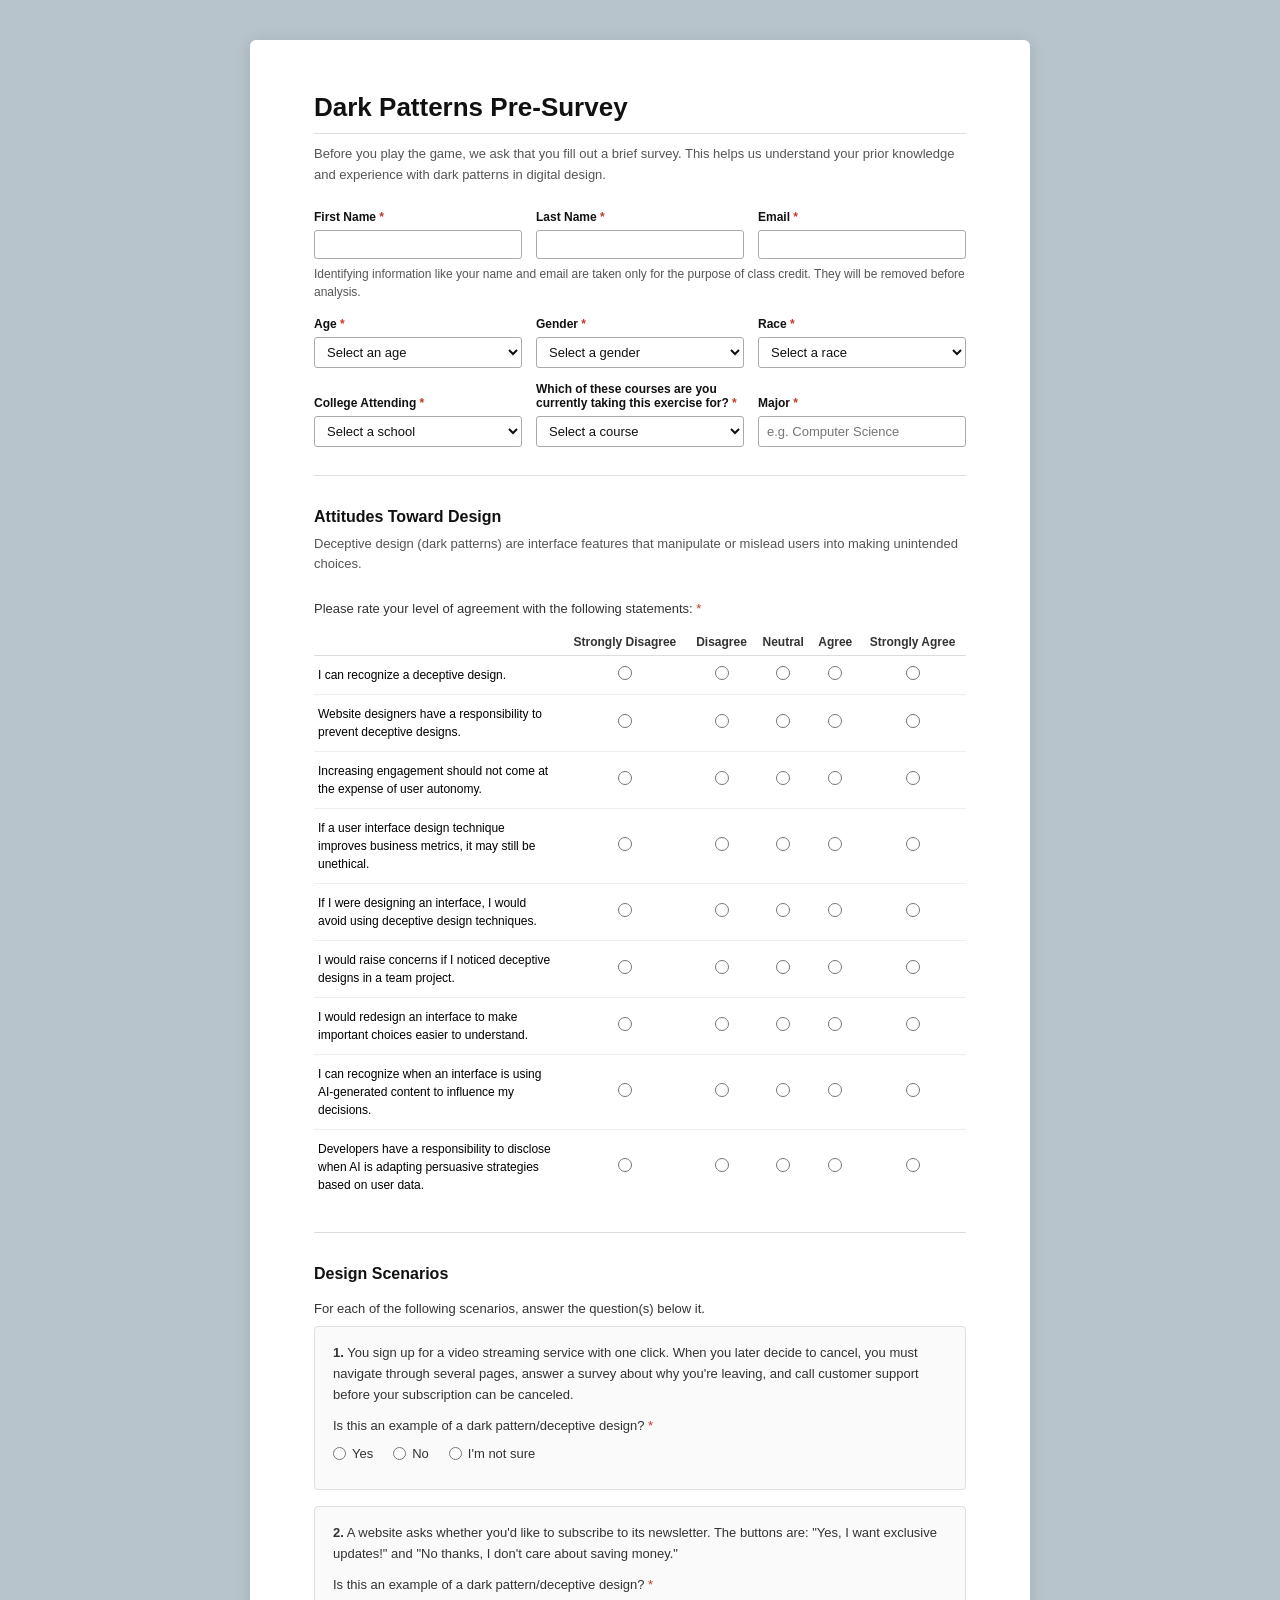
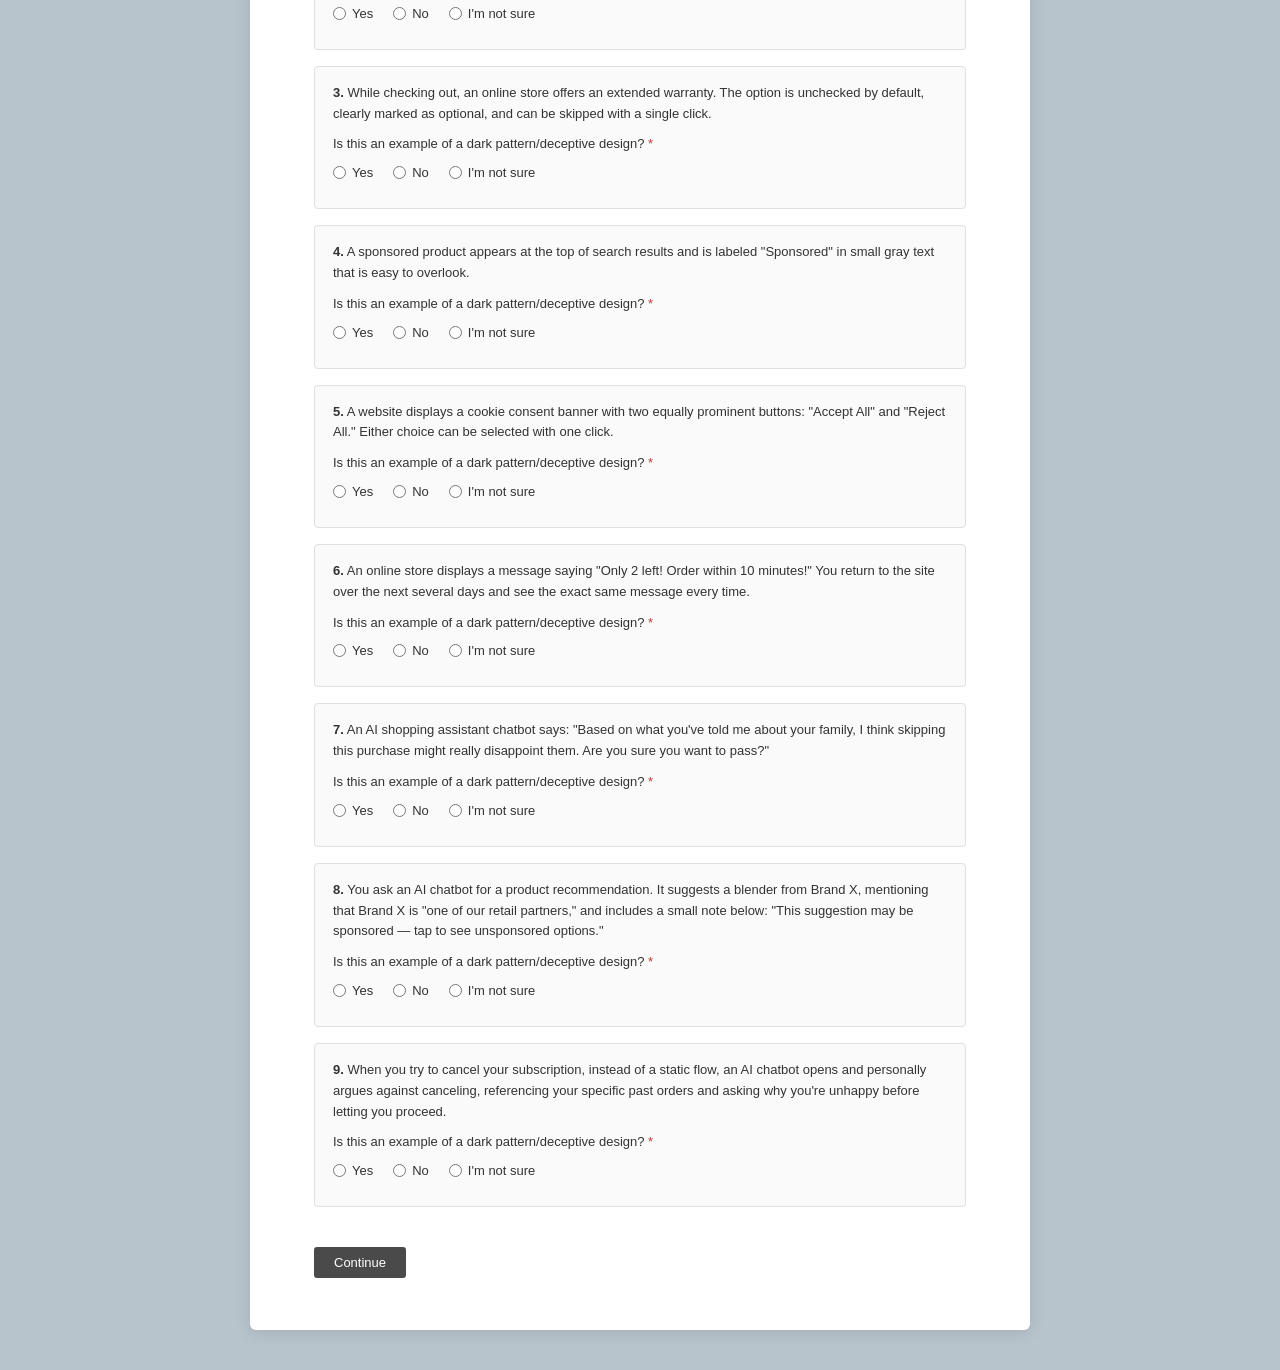
<file: surveys/pre-survey.html>
<!DOCTYPE html>
<html lang="en">
<head>
<meta charset="UTF-8">
<meta name="viewport" content="width=device-width, initial-scale=1.0">
<title>Pre-Survey — Dark Patterns Study</title>
<style>
  *, *::before, *::after { box-sizing: border-box; margin: 0; padding: 0; }
  body {
    font-family: Arial, sans-serif;
    background: #b8c4cc;
    min-height: 100vh;
    display: flex;
    align-items: flex-start;
    justify-content: center;
    padding: 40px 16px;
  }
  .card {
    background: #fff;
    border-radius: 6px;
    width: 100%;
    max-width: 780px;
    padding: 52px 64px;
    box-shadow: 0 2px 16px rgba(0,0,0,.12);
  }
  h1 {
    font-size: 26px;
    font-weight: 700;
    color: #111;
    margin-bottom: 10px;
    padding-bottom: 10px;
    border-bottom: 1px solid #ddd;
  }
  h2 {
    font-size: 16px;
    font-weight: 700;
    color: #111;
    margin: 28px 0 8px;
    padding-top: 4px;
  }
  .intro {
    font-size: 13px;
    color: #555;
    line-height: 1.6;
    margin-bottom: 24px;
  }
  .note {
    font-size: 12px;
    color: #555;
    margin: -8px 0 16px;
    line-height: 1.5;
  }
  .field-row {
  display: grid;
  grid-template-columns: 1fr 1fr 1fr;
  grid-template-rows: auto auto;
  grid-auto-flow: column;
  column-gap: 14px;
  row-gap: 6px;
  margin-bottom: 14px;
}
.field {
  display: contents;
}
label.field-label {
  font-size: 12px;
  font-weight: 600;
  color: #111;
  align-self: end;
}
  .req { color: #c0392b; }
  input[type="text"],
  input[type="email"],
  select,
  textarea {
    border: 1px solid #aaa;
    border-radius: 3px;
    padding: 6px 8px;
    font-size: 13px;
    font-family: inherit;
    color: #111;
    width: 100%;
    background: #fff;
  }
  input[type="text"]:focus,
  input[type="email"]:focus,
  select:focus,
  textarea:focus {
    outline: 2px solid #1a5ea8;
    outline-offset: 1px;
  }
  textarea {
    resize: vertical;
    min-height: 60px;
  }
  .radio-group, .checkbox-group {
    display: flex;
    flex-direction: column;
    gap: 6px;
    margin: 6px 0 16px;
  }
  .radio-group label, .checkbox-group label {
    font-size: 13px;
    color: #333;
    display: flex;
    align-items: center;
    gap: 7px;
    cursor: pointer;
  }
  .question-text {
    font-size: 13px;
    color: #333;
    margin: 16px 0 8px;
    line-height: 1.5;
  }

  /* Likert table */
  .likert-table {
    width: 100%;
    border-collapse: collapse;
    margin: 10px 0 8px;
    font-size: 13px;
  }
  .likert-table thead th {
    font-size: 12px;
    font-weight: 600;
    color: #333;
    text-align: center;
    padding: 6px 4px;
    border-bottom: 1px solid #ddd;
  }
  .likert-table thead th:first-child { text-align: left; width: 38%; }
  .likert-table tbody tr { border-bottom: 1px solid #eee; }
  .likert-table tbody tr:last-child { border-bottom: none; }
  .likert-table tbody td {
    padding: 10px 4px;
    text-align: center;
    vertical-align: middle;
  }
  .likert-table tbody td:first-child {
    text-align: left;
    font-size: 12px;
    color: #000000;
    line-height: 1.5;
    padding-right: 10px;
  }
  .likert-table input[type="radio"] {
    cursor: pointer;
    width: 14px;
    height: 14px;
  }

  /* Scenario blocks */
  .scenario-block {
    border: 1px solid #e0e0e0;
    border-radius: 4px;
    padding: 16px 18px;
    margin-bottom: 16px;
    background: #fafafa;
  }
  .scenario-block .scenario-q {
    font-size: 13px;
    color: #333;
    line-height: 1.6;
    margin-bottom: 10px;
  }
  .scenario-block .inline-radio {
    display: flex;
    gap: 20px;
    margin-bottom: 12px;
  }
  .scenario-block .inline-radio label {
    font-size: 13px;
    color: #333;
    display: flex;
    align-items: center;
    gap: 6px;
    cursor: pointer;
  }
  .scenario-block .why-label {
    font-size: 12px;
    color: #555;
    margin-bottom: 5px;
    display: block;
  }

  .btn {
    background: #4a4a4a;
    color: #fff;
    border: none;
    padding: 8px 20px;
    font-size: 13px;
    font-family: inherit;
    border-radius: 3px;
    cursor: pointer;
    margin-top: 24px;
  }
  .btn:hover { background: #333; }
  hr.section-divider {
    border: none;
    border-top: 1px solid #ddd;
    margin: 28px 0 4px;
  }
</style>
</head>
<body>
<form class="card" action="pre-survey.php" method="post">
  <h1>Dark Patterns Pre-Survey</h1>
  <p class="intro">Before you play the game, we ask that you fill out a brief survey. This helps us understand your prior knowledge and experience with dark patterns in digital design.</p>

  <!-- Demographics -->
  <div class="field-row">
    <div class="field">
      <label class="field-label" for="first-name">First Name <span class="req">*</span></label>
      <input type="text" id="first-name" name="first_name" required>
    </div>
    <div class="field">
      <label class="field-label" for="last-name">Last Name <span class="req">*</span></label>
      <input type="text" id="last-name" name="last_name" required>
    </div>
    <div class="field">
      <label class="field-label" for="email">Email <span class="req">*</span></label>
      <input type="email" id="email" name="email" required>
    </div>
  </div>
  <p class="note">Identifying information like your name and email are taken only for the purpose of class credit. They will be removed before analysis.</p>

  <div class="field-row">
    <div class="field">
      <label class="field-label" for="age">Age <span class="req">*</span></label>
      <select id="age" name="age" required>
        <option value="">Select an age</option>
        <option>18-25</option>
        <option>26-35</option>
        <option>36-45</option>
        <option>46+</option>
      </select>
    </div>
    <div class="field">
      <label class="field-label" for="gender">Gender <span class="req">*</span></label>
      <select id="gender" name="gender" required>
        <option value="">Select a gender</option>
        <option>Male</option>
        <option>Female</option>
        <option>Other</option>
        <option>Prefer not to say</option>
      </select>
    </div>
    <div class="field">
      <label class="field-label" for="race">Race <span class="req">*</span></label>
      <select id="race" name="race" required>
        <option value="">Select a race</option>
        <option>American Indian or Alaska Native</option>
        <option>Asian</option>
        <option>Black or African American</option>
        <option>Hispanic or Latino</option>
        <option>Native Hawaiian or Other Pacific Islander</option>
        <option>White</option>
        <option>Two or more races</option>
        <option>Prefer not to say</option>
      </select>
    </div>
  </div>

  <div class="field-row">
    <div class="field">
      <label class="field-label" for="school">College Attending <span class="req">*</span></label>
      <select id="school" name="school" required>
        <option value="">Select a school</option>
        <option>Brooklyn College</option>
        <option>University of Illinois Urbana-Champaign</option>
      </select>
    </div>
    <div class="field">
      <label class="field-label" for="course">Which of these courses are you currently taking this exercise for? <span class="req">*</span></label>
      <select id="course" name="course" required>
        <option value="">Select a course</option>
        <option>HCI</option>
        <option>Electronic Commerce</option>
        <option>Other</option>
      </select>
    </div>
    <div class="field">
      <label class="field-label" for="major">Major <span class="req">*</span></label>
      <input type="text" id="major" name="major" placeholder="e.g. Computer Science" required>
    </div>
  </div>

  <!-- Likert -->
  <hr class="section-divider">
  <h2>Attitudes Toward Design</h2>
  <p class="intro">Deceptive design (dark patterns) are interface features that manipulate or mislead users into making unintended choices.</p>
  <p class="question-text">Please rate your level of agreement with the following statements: <span class="req">*</span></p>

  <table class="likert-table">
    <thead>
      <tr>
        <th></th>
        <th>Strongly Disagree</th>
        <th>Disagree</th>
        <th>Neutral</th>
        <th>Agree</th>
        <th>Strongly Agree</th>
      </tr>
    </thead>
    <tbody>
      <tr>
        <td>I can recognize a deceptive design.</td>
        <td><input type="radio" name="likertRecognize" value="1" required aria-label="1"></td>
        <td><input type="radio" name="likertRecognize" value="2" aria-label="2"></td>
        <td><input type="radio" name="likertRecognize" value="3" aria-label="3"></td>
        <td><input type="radio" name="likertRecognize" value="4" aria-label="4"></td>
        <td><input type="radio" name="likertRecognize" value="5" aria-label="5"></td>
      </tr>
      <tr>
        <td>Website designers have a responsibility to prevent deceptive designs.</td>
        <td><input type="radio" name="likertResponsibility" value="1" required aria-label="1"></td>
        <td><input type="radio" name="likertResponsibility" value="2" aria-label="2"></td>
        <td><input type="radio" name="likertResponsibility" value="3" aria-label="3"></td>
        <td><input type="radio" name="likertResponsibility" value="4" aria-label="4"></td>
        <td><input type="radio" name="likertResponsibility" value="5" aria-label="5"></td>
      </tr>
      <tr>
        <td>Increasing engagement should not come at the expense of user autonomy.</td>
        <td><input type="radio" name="likertEngagement" value="1" required aria-label="1"></td>
        <td><input type="radio" name="likertEngagement" value="2" aria-label="2"></td>
        <td><input type="radio" name="likertEngagement" value="3" aria-label="3"></td>
        <td><input type="radio" name="likertEngagement" value="4" aria-label="4"></td>
        <td><input type="radio" name="likertEngagement" value="5" aria-label="5"></td>
      </tr>
      <tr>
        <td>If a user interface design technique improves business metrics, it may still be unethical.</td>
        <td><input type="radio" name="likertUnethical" value="1" required aria-label="1"></td>
        <td><input type="radio" name="likertUnethical" value="2" aria-label="2"></td>
        <td><input type="radio" name="likertUnethical" value="3" aria-label="3"></td>
        <td><input type="radio" name="likertUnethical" value="4" aria-label="4"></td>
        <td><input type="radio" name="likertUnethical" value="5" aria-label="5"></td>
      </tr>
      <tr>
        <td>If I were designing an interface, I would avoid using deceptive design techniques.</td>
        <td><input type="radio" name="likertAvoid" value="1" required aria-label="1"></td>
        <td><input type="radio" name="likertAvoid" value="2" aria-label="2"></td>
        <td><input type="radio" name="likertAvoid" value="3" aria-label="3"></td>
        <td><input type="radio" name="likertAvoid" value="4" aria-label="4"></td>
        <td><input type="radio" name="likertAvoid" value="5" aria-label="5"></td>
      </tr>
      <tr>
        <td>I would raise concerns if I noticed deceptive designs in a team project.</td>
        <td><input type="radio" name="likertConcerns" value="1" required aria-label="1"></td>
        <td><input type="radio" name="likertConcerns" value="2" aria-label="2"></td>
        <td><input type="radio" name="likertConcerns" value="3" aria-label="3"></td>
        <td><input type="radio" name="likertConcerns" value="4" aria-label="4"></td>
        <td><input type="radio" name="likertConcerns" value="5" aria-label="5"></td>
      </tr>
      <tr>
        <td>I would redesign an interface to make important choices easier to understand.</td>
        <td><input type="radio" name="likertRedesign" value="1" required aria-label="1"></td>
        <td><input type="radio" name="likertRedesign" value="2" aria-label="2"></td>
        <td><input type="radio" name="likertRedesign" value="3" aria-label="3"></td>
        <td><input type="radio" name="likertRedesign" value="4" aria-label="4"></td>
        <td><input type="radio" name="likertRedesign" value="5" aria-label="5"></td>
      </tr>
      <tr>
        <td>I can recognize when an interface is using AI-generated content to influence my decisions.</td>
        <td><input type="radio" name="likertRecognizeAI" value="1" required aria-label="1"></td>
        <td><input type="radio" name="likertRecognizeAI" value="2" aria-label="2"></td>
        <td><input type="radio" name="likertRecognizeAI" value="3" aria-label="3"></td>
        <td><input type="radio" name="likertRecognizeAI" value="4" aria-label="4"></td>
        <td><input type="radio" name="likertRecognizeAI" value="5" aria-label="5"></td>
      </tr>
      <tr>
        <td>Developers have a responsibility to disclose when AI is adapting persuasive strategies based on user data.</td>
        <td><input type="radio" name="likertResponsibilityAI" value="1" required aria-label="1"></td>
        <td><input type="radio" name="likertResponsibilityAI" value="2" aria-label="2"></td>
        <td><input type="radio" name="likertResponsibilityAI" value="3" aria-label="3"></td>
        <td><input type="radio" name="likertResponsibilityAI" value="4" aria-label="4"></td>
        <td><input type="radio" name="likertResponsibilityAI" value="5" aria-label="5"></td>
      </tr>
    </tbody>
  </table>

  <!-- Scenarios -->
  <hr class="section-divider">
  <h2>Design Scenarios</h2>
  <p class="question-text">For each of the following scenarios, answer the question(s) below it.</p>

  <div class="scenario-block">
    <p class="scenario-q"><strong>1.</strong> You sign up for a video streaming service with one click. When you later decide to cancel, you must navigate through several pages, answer a survey about why you're leaving, and call customer support before your subscription can be canceled.</p>
    <p class="scenario-q">Is this an example of a dark pattern/deceptive design? <span class="req">*</span></p>
    <div class="inline-radio" data-scenario="scenarioDifficult">
      <label><input type="radio" name="scenarioDifficult" value="yes" required> Yes</label>
      <label><input type="radio" name="scenarioDifficult" value="no"> No</label>
      <label><input type="radio" name="scenarioDifficult" value="unsure"> I'm not sure</label>
    </div>
    <div class="category-wrap" data-scenario="scenarioDifficult" style="display:none;">
      <p class="scenario-q">Which option best describes this design? <span class="req">*</span></p>
      <div class="radio-group">
        <label><input type="radio" name="scenarioDifficultWhy" value="ad_disguise"> It disguises advertising or commercial content as something else.</label>
        <label><input type="radio" name="scenarioDifficultWhy" value="urgency"> It creates a misleading sense of urgency or scarcity.</label>
        <label><input type="radio" name="scenarioDifficultWhy" value="forced_action"> It adds items or choices without the user intentionally selecting them.</label>
        <label><input type="radio" name="scenarioDifficultWhy" value="guilt"> It pressures users through guilt, shame, or emotional manipulation.</label>
        <label><input type="radio" name="scenarioDifficultWhy" value="difficult_action"> It makes an important user choice or action unnecessarily difficult.</label>
        <label><input type="radio" name="scenarioDifficultWhy" value="not_problematic"> None of these; this design is not problematic.</label>
      </div>
    </div>
  </div>

  <div class="scenario-block">
    <p class="scenario-q"><strong>2.</strong> A website asks whether you'd like to subscribe to its newsletter. The buttons are: "Yes, I want exclusive updates!" and "No thanks, I don't care about saving money."</p>
    <p class="scenario-q">Is this an example of a dark pattern/deceptive design? <span class="req">*</span></p>
    <div class="inline-radio" data-scenario="scenarioSubscribe">
      <label><input type="radio" name="scenarioSubscribe" value="yes" required> Yes</label>
      <label><input type="radio" name="scenarioSubscribe" value="no"> No</label>
      <label><input type="radio" name="scenarioSubscribe" value="unsure"> I'm not sure</label>
    </div>
    <div class="category-wrap" data-scenario="scenarioSubscribe" style="display:none;">
      <p class="scenario-q">Which option best describes this design? <span class="req">*</span></p>
      <div class="radio-group">
        <label><input type="radio" name="scenarioSubscribeWhy" value="ad_disguise"> It disguises advertising or commercial content as something else.</label>
        <label><input type="radio" name="scenarioSubscribeWhy" value="urgency"> It creates a misleading sense of urgency or scarcity.</label>
        <label><input type="radio" name="scenarioSubscribeWhy" value="forced_action"> It adds items or choices without the user intentionally selecting them.</label>
        <label><input type="radio" name="scenarioSubscribeWhy" value="guilt"> It pressures users through guilt, shame, or emotional manipulation.</label>
        <label><input type="radio" name="scenarioSubscribeWhy" value="difficult_action"> It makes an important user choice or action unnecessarily difficult.</label>
        <label><input type="radio" name="scenarioSubscribeWhy" value="not_problematic"> None of these; this design is not problematic.</label>
      </div>
    </div>
  </div>

  <div class="scenario-block">
    <p class="scenario-q"><strong>3.</strong> While checking out, an online store offers an extended warranty. The option is unchecked by default, clearly marked as optional, and can be skipped with a single click.</p>
    <p class="scenario-q">Is this an example of a dark pattern/deceptive design? <span class="req">*</span></p>
    <div class="inline-radio" data-scenario="scenarioWarranty">
      <label><input type="radio" name="scenarioWarranty" value="yes" required> Yes</label>
      <label><input type="radio" name="scenarioWarranty" value="no"> No</label>
      <label><input type="radio" name="scenarioWarranty" value="unsure"> I'm not sure</label>
    </div>
    <div class="category-wrap" data-scenario="scenarioWarranty" style="display:none;">
      <p class="scenario-q">Which option best describes this design? <span class="req">*</span></p>
      <div class="radio-group">
        <label><input type="radio" name="scenarioWarrantyWhy" value="ad_disguise"> It disguises advertising or commercial content as something else.</label>
        <label><input type="radio" name="scenarioWarrantyWhy" value="urgency"> It creates a misleading sense of urgency or scarcity.</label>
        <label><input type="radio" name="scenarioWarrantyWhy" value="forced_action"> It adds items or choices without the user intentionally selecting them.</label>
        <label><input type="radio" name="scenarioWarrantyWhy" value="guilt"> It pressures users through guilt, shame, or emotional manipulation.</label>
        <label><input type="radio" name="scenarioWarrantyWhy" value="difficult_action"> It makes an important user choice or action unnecessarily difficult.</label>
        <label><input type="radio" name="scenarioWarrantyWhy" value="not_problematic"> None of these; this design is not problematic.</label>
      </div>
    </div>
  </div>

  <div class="scenario-block">
    <p class="scenario-q"><strong>4.</strong> A sponsored product appears at the top of search results and is labeled "Sponsored" in small gray text that is easy to overlook.</p>
    <p class="scenario-q">Is this an example of a dark pattern/deceptive design? <span class="req">*</span></p>
    <div class="inline-radio" data-scenario="scenarioAdvertisement">
      <label><input type="radio" name="scenarioAdvertisement" value="yes" required> Yes</label>
      <label><input type="radio" name="scenarioAdvertisement" value="no"> No</label>
      <label><input type="radio" name="scenarioAdvertisement" value="unsure"> I'm not sure</label>
    </div>
    <div class="category-wrap" data-scenario="scenarioAdvertisement" style="display:none;">
      <p class="scenario-q">Which option best describes this design? <span class="req">*</span></p>
      <div class="radio-group">
        <label><input type="radio" name="scenarioAdvertisementWhy" value="ad_disguise"> It disguises advertising or commercial content as something else.</label>
        <label><input type="radio" name="scenarioAdvertisementWhy" value="urgency"> It creates a misleading sense of urgency or scarcity.</label>
        <label><input type="radio" name="scenarioAdvertisementWhy" value="forced_action"> It adds items or choices without the user intentionally selecting them.</label>
        <label><input type="radio" name="scenarioAdvertisementWhy" value="guilt"> It pressures users through guilt, shame, or emotional manipulation.</label>
        <label><input type="radio" name="scenarioAdvertisementWhy" value="difficult_action"> It makes an important user choice or action unnecessarily difficult.</label>
        <label><input type="radio" name="scenarioAdvertisementWhy" value="not_problematic"> None of these; this design is not problematic.</label>
      </div>
    </div>
  </div>

  <div class="scenario-block">
    <p class="scenario-q"><strong>5.</strong> A website displays a cookie consent banner with two equally prominent buttons: "Accept All" and "Reject All." Either choice can be selected with one click.</p>
    <p class="scenario-q">Is this an example of a dark pattern/deceptive design? <span class="req">*</span></p>
    <div class="inline-radio" data-scenario="scenarioReject">
      <label><input type="radio" name="scenarioReject" value="yes" required> Yes</label>
      <label><input type="radio" name="scenarioReject" value="no"> No</label>
      <label><input type="radio" name="scenarioReject" value="unsure"> I'm not sure</label>
    </div>
    <div class="category-wrap" data-scenario="scenarioReject" style="display:none;">
      <p class="scenario-q">Which option best describes this design? <span class="req">*</span></p>
      <div class="radio-group">
        <label><input type="radio" name="scenarioRejectWhy" value="ad_disguise"> It disguises advertising or commercial content as something else.</label>
        <label><input type="radio" name="scenarioRejectWhy" value="urgency"> It creates a misleading sense of urgency or scarcity.</label>
        <label><input type="radio" name="scenarioRejectWhy" value="forced_action"> It adds items or choices without the user intentionally selecting them.</label>
        <label><input type="radio" name="scenarioRejectWhy" value="guilt"> It pressures users through guilt, shame, or emotional manipulation.</label>
        <label><input type="radio" name="scenarioRejectWhy" value="difficult_action"> It makes an important user choice or action unnecessarily difficult.</label>
        <label><input type="radio" name="scenarioRejectWhy" value="not_problematic"> None of these; this design is not problematic.</label>
      </div>
    </div>
  </div>

  <div class="scenario-block">
    <p class="scenario-q"><strong>6.</strong> An online store displays a message saying "Only 2 left! Order within 10 minutes!" You return to the site over the next several days and see the exact same message every time.</p>
    <p class="scenario-q">Is this an example of a dark pattern/deceptive design? <span class="req">*</span></p>
    <div class="inline-radio" data-scenario="scenarioUrgency">
      <label><input type="radio" name="scenarioUrgency" value="yes" required> Yes</label>
      <label><input type="radio" name="scenarioUrgency" value="no"> No</label>
      <label><input type="radio" name="scenarioUrgency" value="unsure"> I'm not sure</label>
    </div>
    <div class="category-wrap" data-scenario="scenarioUrgency" style="display:none;">
      <p class="scenario-q">Which option best describes this design? <span class="req">*</span></p>
      <div class="radio-group">
        <label><input type="radio" name="scenarioUrgencyWhy" value="ad_disguise"> It disguises advertising or commercial content as something else.</label>
        <label><input type="radio" name="scenarioUrgencyWhy" value="urgency"> It creates a misleading sense of urgency or scarcity.</label>
        <label><input type="radio" name="scenarioUrgencyWhy" value="forced_action"> It adds items or choices without the user intentionally selecting them.</label>
        <label><input type="radio" name="scenarioUrgencyWhy" value="guilt"> It pressures users through guilt, shame, or emotional manipulation.</label>
        <label><input type="radio" name="scenarioUrgencyWhy" value="difficult_action"> It makes an important user choice or action unnecessarily difficult.</label>
        <label><input type="radio" name="scenarioUrgencyWhy" value="not_problematic"> None of these; this design is not problematic.</label>
      </div>
    </div>
  </div>

  <div class="scenario-block">
    <p class="scenario-q"><strong>7.</strong> An AI shopping assistant chatbot says: "Based on what you've told me about your family, I think skipping this purchase might really disappoint them. Are you sure you want to pass?"</p>
    <p class="scenario-q">Is this an example of a dark pattern/deceptive design? <span class="req">*</span></p>
    <div class="inline-radio" data-scenario="scenarioManipulateAI">
      <label><input type="radio" name="scenarioManipulateAI" value="yes" required> Yes</label>
      <label><input type="radio" name="scenarioManipulateAI" value="no"> No</label>
      <label><input type="radio" name="scenarioManipulateAI" value="unsure"> I'm not sure</label>
    </div>
    <div class="category-wrap" data-scenario="scenarioManipulateAI" style="display:none;">
      <p class="scenario-q">Which option best describes this design? <span class="req">*</span></p>
      <div class="radio-group">
        <label><input type="radio" name="scenarioManipulateAIWhy" value="ad_disguise"> It disguises advertising or commercial content as something else.</label>
        <label><input type="radio" name="scenarioManipulateAIWhy" value="urgency"> It creates a misleading sense of urgency or scarcity.</label>
        <label><input type="radio" name="scenarioManipulateAIWhy" value="forced_action"> It adds items or choices without the user intentionally selecting them.</label>
        <label><input type="radio" name="scenarioManipulateAIWhy" value="guilt"> It pressures users through guilt, shame, or emotional manipulation.</label>
        <label><input type="radio" name="scenarioManipulateAIWhy" value="difficult_action"> It makes an important user choice or action unnecessarily difficult.</label>
        <label><input type="radio" name="scenarioManipulateAIWhy" value="not_problematic"> None of these; this design is not problematic.</label>
      </div>
    </div>
  </div>

  <div class="scenario-block">
    <p class="scenario-q"><strong>8.</strong> You ask an AI chatbot for a product recommendation. It suggests a blender from Brand X, mentioning that Brand X is "one of our retail partners," and includes a small note below: "This suggestion may be sponsored &mdash; tap to see unsponsored options."</p>
    <p class="scenario-q">Is this an example of a dark pattern/deceptive design? <span class="req">*</span></p>
    <div class="inline-radio" data-scenario="scenarioSponsoredAI">
      <label><input type="radio" name="scenarioSponsoredAI" value="yes" required> Yes</label>
      <label><input type="radio" name="scenarioSponsoredAI" value="no"> No</label>
      <label><input type="radio" name="scenarioSponsoredAI" value="unsure"> I'm not sure</label>
    </div>
    <div class="category-wrap" data-scenario="scenarioSponsoredAI" style="display:none;">
      <p class="scenario-q">Which option best describes this design? <span class="req">*</span></p>
      <div class="radio-group">
        <label><input type="radio" name="scenarioSponsoredAIWhy" value="ad_disguise"> It disguises advertising or commercial content as something else.</label>
        <label><input type="radio" name="scenarioSponsoredAIWhy" value="urgency"> It creates a misleading sense of urgency or scarcity.</label>
        <label><input type="radio" name="scenarioSponsoredAIWhy" value="forced_action"> It adds items or choices without the user intentionally selecting them.</label>
        <label><input type="radio" name="scenarioSponsoredAIWhy" value="guilt"> It pressures users through guilt, shame, or emotional manipulation.</label>
        <label><input type="radio" name="scenarioSponsoredAIWhy" value="difficult_action"> It makes an important user choice or action unnecessarily difficult.</label>
        <label><input type="radio" name="scenarioSponsoredAIWhy" value="not_problematic"> None of these; this design is not problematic.</label>
      </div>
    </div>
  </div>

  <div class="scenario-block">
    <p class="scenario-q"><strong>9.</strong> When you try to cancel your subscription, instead of a static flow, an AI chatbot opens and personally argues against canceling, referencing your specific past orders and asking why you're unhappy before letting you proceed.</p>
    <p class="scenario-q">Is this an example of a dark pattern/deceptive design? <span class="req">*</span></p>
    <div class="inline-radio" data-scenario="scenarioDifficultAI">
      <label><input type="radio" name="scenarioDifficultAI" value="yes" required> Yes</label>
      <label><input type="radio" name="scenarioDifficultAI" value="no"> No</label>
      <label><input type="radio" name="scenarioDifficultAI" value="unsure"> I'm not sure</label>
    </div>
    <div class="category-wrap" data-scenario="scenarioDifficultAI" style="display:none;">
      <p class="scenario-q">Which option best describes this design? <span class="req">*</span></p>
      <div class="radio-group">
        <label><input type="radio" name="scenarioDifficultAIWhy" value="ad_disguise"> It disguises advertising or commercial content as something else.</label>
        <label><input type="radio" name="scenarioDifficultAIWhy" value="urgency"> It creates a misleading sense of urgency or scarcity.</label>
        <label><input type="radio" name="scenarioDifficultAIWhy" value="forced_action"> It adds items or choices without the user intentionally selecting them.</label>
        <label><input type="radio" name="scenarioDifficultAIWhy" value="guilt"> It pressures users through guilt, shame, or emotional manipulation.</label>
        <label><input type="radio" name="scenarioDifficultAIWhy" value="difficult_action"> It makes an important user choice or action unnecessarily difficult.</label>
        <label><input type="radio" name="scenarioDifficultAIWhy" value="not_problematic"> None of these; this design is not problematic.</label>
      </div>
    </div>
  </div>

  <button class="btn" type="submit">Continue</button>
</form>
<script>
  // Show the "which option" question only for Yes / I'm not sure, and make it required only while shown.
  document.querySelectorAll('.inline-radio[data-scenario]').forEach(function(group) {
    var scenario = group.getAttribute('data-scenario');
    var wrap = document.querySelector('.category-wrap[data-scenario="' + scenario + '"]');
    if (!wrap) return;
    var catRadios = wrap.querySelectorAll('input[type="radio"]');
    group.querySelectorAll('input[type="radio"]').forEach(function(radio) {
      radio.addEventListener('change', function() {
        var show = (radio.value === 'yes' || radio.value === 'unsure');
        wrap.style.display = show ? '' : 'none';
        catRadios[0].required = show;
        if (!show) catRadios.forEach(function(r) { r.checked = false; });
      });
    });
  });
</script>
</body>
</html>
</file>
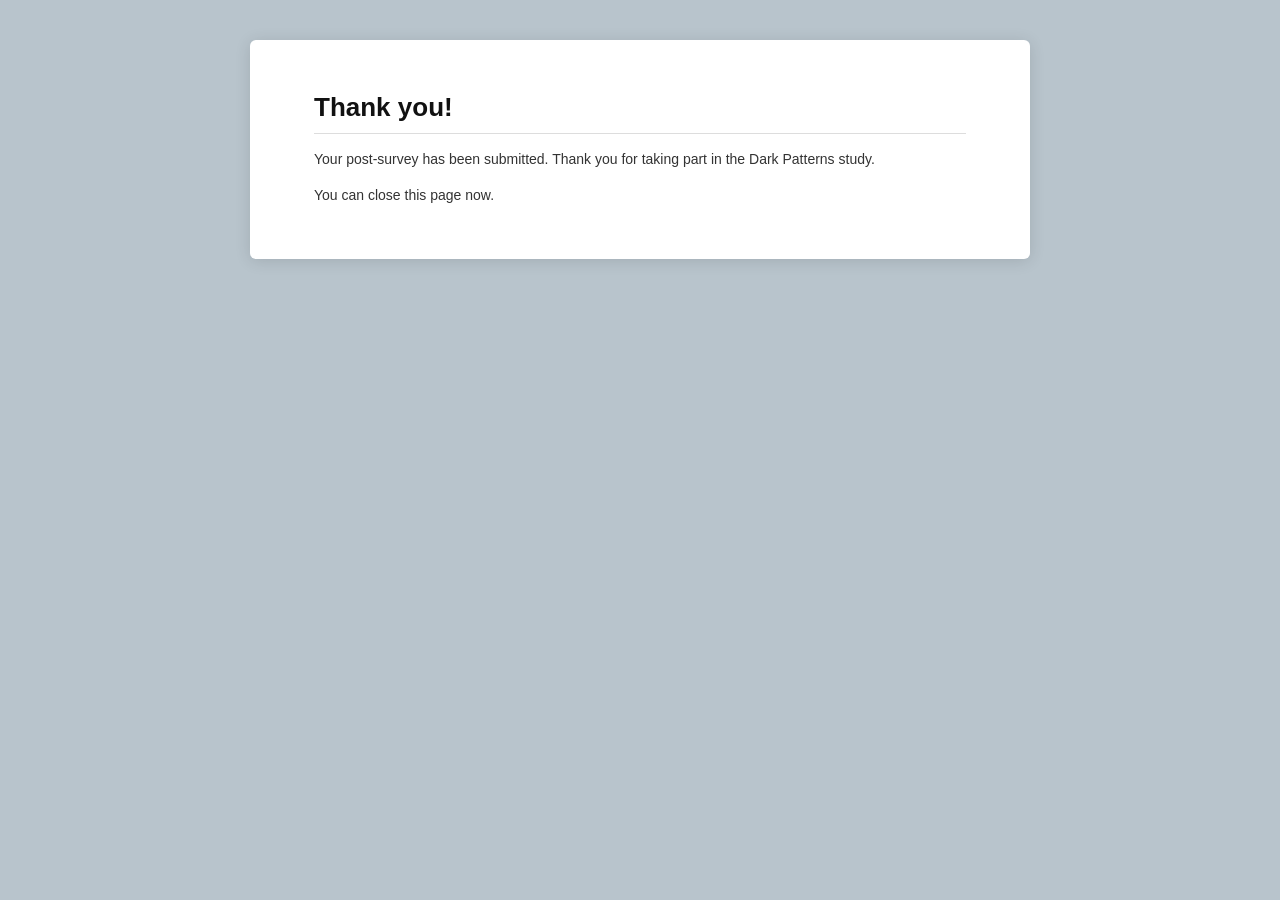
<file: surveys/thank-you.html>
<!DOCTYPE html>
<html lang="en">
<head>
<meta charset="UTF-8">
<meta name="viewport" content="width=device-width, initial-scale=1.0">
<title>Thank you — Dark Patterns Study</title>
<style>
  *, *::before, *::after { box-sizing: border-box; margin: 0; padding: 0; }
  body {
    font-family: Arial, sans-serif;
    background: #b8c4cc;
    min-height: 100vh;
    display: flex;
    align-items: flex-start;
    justify-content: center;
    padding: 40px 16px;
  }
  .card {
    background: #fff;
    border-radius: 6px;
    width: 100%;
    max-width: 780px;
    padding: 52px 64px;
    box-shadow: 0 2px 16px rgba(0,0,0,.12);
  }
  h1 {
    font-size: 26px;
    font-weight: 700;
    color: #111;
    margin-bottom: 10px;
    padding-bottom: 10px;
    border-bottom: 1px solid #ddd;
  }
  p { font-size: 14px; color: #333; line-height: 1.6; margin-top: 14px; }
</style>
</head>
<body>
<div class="card">
  <h1>Thank you!</h1>
  <p id="msg">Your post-survey has been submitted. Thank you for taking part in the Dark Patterns study.</p>
  <p>You can close this page now.</p>
</div>
<script>
  if (new URLSearchParams(location.search).has('already')) {
    document.getElementById('msg').textContent =
      "You've already submitted the post-survey, so your earlier answers have been kept. Thank you for taking part in the Dark Patterns study.";
  }
</script>
</body>
</html>
</file>
<file: styles.css>
/* ── TOKENS ── */
:root {
--bg: #0e0e12;
--bg2: #17171e;
--bg3: #1f1f28;
--border: #2a2a36;
--border2: #3a3a4e;
--text: #f0f0f4;
--text-soft: #d7d7e2;
--text2: #b0b0c4;
--text3: #7c7c92;
--green: #39d98a;
--green-dim: #1a3d2e;
--green-text: #39d98a;
--red: #ff4f4f;
--red-dim: #3d1a1a;
--amber: #f5a623;
--amber-dim: #3d2e0a;
--purple: #7c6ef7;
--purple-dim: #1e1a3d;
--purple-light: #aea6fa;
--white: #ffffff;
--offwhite: #f8f8f6;
--light-border: #e2e2de;
--light-bg: #f2f2ef;
--radius: 12px;
--radius-sm: 9px;

/* Fake-app (light UI) theme tokens */
--fa-ink: #111;
--fa-text: #555;
--fa-muted: #888;
--fa-muted2: #999;
--fa-faint: #aaa;
--fa-faint2: #bbb;
--fa-line: #e0e0d8;
--fa-line2: #ececea;
--fa-line3: #e8e8e4;
--fa-input-border: #ccc;
--fa-panel: #f0f0ee;
--fa-muted-alt: #666;
--fa-success: #1f7a44;
--fa-success-bg: #e6f6ec;
--ai-accent: #534AB7;
--ai-accent-dark: #443DA0;
--ai-ink: #26215C;
--ai-bg: #f0effe;
}

/* ── RESET ── */
*, *::before, *::after { box-sizing: border-box; margin: 0; padding: 0; }
strong { font-weight: 500; }

/* ── SHELL ── */
body {
font-family: system-ui, -apple-system, sans-serif;
background: #07070a;
height: 100vh;
height: 100dvh;
display: flex;
align-items: center;
justify-content: center;
padding: clamp(0px, 2vw, 12px);
}

#app {
width: 100%;
max-width: 1180px;
background: var(--bg);
border-radius: 16px;
border: 1px solid var(--border);
overflow: hidden;
height: min(94vh, 920px);
height: min(94dvh, 920px);
display: flex;
flex-direction: column;
margin: auto;
}
#scr-level { flex: 1; justify-content: space-between; min-height: 0; }
#lc-wrap { flex: 1; display: flex; align-items: center; padding: 0; min-height: 0; }

/* ── SCREENS ── */
.scr { display: none; flex-direction: column; animation: screenin .2s ease; }
.scr.active { display: flex; flex: 1; min-height: 0; }
@keyframes screenin {
  from { opacity: 0; transform: translateY(6px); }
  to   { opacity: 1; transform: none; }
}

/* ── HUD ── */
.hud {
display: flex;
justify-content: space-between;
align-items: center;
padding: clamp(10px, 2.5vw, 12px) clamp(12px, 3vw, 20px);
border-bottom: 1px solid var(--border);
gap: 12px;
flex-wrap: wrap;
background: var(--bg2);
}
.hud-lvl  { font-size: clamp(13px, 3vw, 15px); font-weight: 500; color: var(--text); }
.hud-goal { font-size: clamp(11px, 2.5vw, 13px); color: var(--text3); font-style: italic; }

.score-pill  { font-size: 13px; color: var(--green);  background: var(--green-dim); padding: 4px 12px; border-radius: 999px; font-weight: 500; letter-spacing: .01em; }
.streak-pill { font-size: 13px; color: var(--amber);  background: var(--amber-dim); padding: 4px 12px; border-radius: 999px; font-weight: 500; }
.cost-pill   { font-size: 13px; color: var(--red);    background: var(--red-dim);   padding: 4px 12px; border-radius: 999px; font-weight: 500; }

/* ── XP BAR ── */
.xp-track { height: 4px; background: var(--border); overflow: hidden; }
.xp-fill  { height: 100%; background: var(--purple); border-radius: 2px; transition: width .6s ease; }

/* ── PROGRESS DOTS ── */
.dots { display: flex; gap: 6px; justify-content: center; padding: 12px 0; background: var(--bg2); }
.dot          { width: 10px; height: 10px; border-radius: 50%; background: var(--border2); }
.dot.done     { background: var(--green); }
.dot.cur      { background: var(--text2); }
.dot.ai-cur   { background: var(--purple-light); }
.dot.ai-done  { background: var(--purple); }

/* ── GAME BUTTONS (shell chrome) ── */
.gbtn {
  padding: clamp(10px, 2.5vw, 15px) clamp(16px, 4vw, 30px);
  border-radius: var(--radius-sm);
  border: 1px solid var(--border2);
  background: var(--bg3);
  color: var(--text);
  font-size: clamp(14px, 3vw, 18px);
  cursor: pointer;
  font-family: inherit;
  transition: all .15s;
}
.gbtn:hover       { border-color: var(--border2); background: var(--bg2); color: var(--text); }
.gbtn-green       { background: var(--green); color: #051a0e; border-color: transparent; font-weight: 500; }
.gbtn-green:hover { opacity: .9; }
.gbtn-dark        { background: var(--fa-ink); color: var(--text); border-color: var(--border2); }
.gbtn-ghost       { background: transparent; border-color: transparent; color: var(--text3); font-size: 16px; }
.gbtn-ghost:hover { color: var(--text2); }
.gbtn-info        { background: var(--accent,#5b4fcf); color: #fff; border-color: transparent; font-weight: 600; border-radius: 6px; }
.gbtn-info:hover  { opacity: .88; }

/* Pattern glossary — same solid-fill treatment as the primary Start button
   (no border, dark-on-light text, opacity fade on hover) so the two sit
   together as one consistent button style, just with a different accent
   color to mark it as secondary. */
.gbtn-glossary        { background: var(--purple-light); color: #1a1533; border-color: transparent; font-weight: 500; font-size: clamp(14px, 3vw, 18px); display: inline-flex; align-items: center; gap: 7px; }
.gbtn-glossary:hover   { opacity: .9; }
.gbtn-glossary svg     { flex-shrink: 0; }

/* ── FAKE APP (the "website" being played) ── */
.fake-app {
  position: relative;
  background: var(--offwhite);
  border-radius: var(--radius);
  margin: clamp(8px, 2.5vw, 16px);
  padding: clamp(16px, 4vw, 28px);
  display: flex;
  flex-direction: column;
  gap: clamp(10px, 2.5vw, 18px);
  border: 1px solid var(--light-border);
  overflow-y: auto;
  flex: 1;
  min-height: 0;
}
.ai-app { border-color: #b0a8f0; background: var(--ai-bg); flex: 1; min-height: 0; }
.ai-banner { display: flex; align-items: center; gap: 7px; padding: 7px 12px; background: #c8c2f8; border-radius: 8px; font-size: 13px; color: var(--ai-ink); font-weight: 500; }
.ai-pulse  { width: 8px; height: 8px; border-radius: 50%; background: var(--ai-accent); animation: pulse 1.2s infinite; flex-shrink: 0; }
@keyframes pulse { 0%, 100% { opacity: 1; } 50% { opacity: .3; } }

/* ── FAKE APP BUTTONS ── */
.btn       { padding: 14px 25px; border-radius: var(--radius-sm); border: 1px solid var(--fa-input-border); background: var(--white); color: var(--fa-ink); font-size: 16px; cursor: pointer; font-family: inherit; transition: background .1s; }
.btn-p       { background: var(--fa-ink); color: var(--white); border-color: transparent; }
.btn-g       { border-color: transparent; font-size: 15px; color: var(--fa-muted2); background: transparent; }
.btn-row     { display: flex; gap: 14px; flex-wrap: wrap; align-items: center; }

/* ── FAKE APP TYPOGRAPHY ── */
.fh    { font-size: clamp(17px, 4vw, 22px); font-weight: 500; color: var(--fa-ink); }
.fs    { font-size: clamp(14px, 3vw, 17px); color: var(--fa-text); line-height: 1.5; }
.ftiny { font-size: clamp(12px, 2.5vw, 15px); color: var(--fa-faint); line-height: 1.5; }

/* ── BRIEF SCREEN ── */
.brief-shell         { padding: clamp(18px, 4vw, 28px) clamp(14px, 4vw, 24px); display: flex; flex-direction: column; justify-content: center; gap: clamp(20px, 3.5vw, 30px); background: var(--bg); overflow-y: auto; max-width: 760px; width: 100%; margin: 0 auto; }
.brief-pattern       { font-size: clamp(26px, 6vw, 36px); font-weight: 500; color: var(--text); line-height: 1.1; }
.brief-pattern.is-ai { color: var(--purple-light); }
.brief-what          { font-size: clamp(15px, 3.2vw, 17px); color: var(--text-soft); line-height: 1.7; }
.brief-goal-box      { background: linear-gradient(160deg, var(--bg3), var(--bg2)); border-radius: var(--radius); padding: clamp(20px, 4vw, 30px); border: 1px solid var(--border2); border-left: 3px solid var(--green); display: flex; flex-direction: column; gap: 9px; }
.brief-goal-label    { font-size: 14px; font-weight: 600; letter-spacing: .08em; text-transform: uppercase; color: var(--text); display: flex; align-items: center; gap: 7px; }
.brief-goal-text     { font-size: clamp(20px, 4.5vw, 26px); font-weight: 600; color: var(--text); line-height: 1.25; }
.brief-goal-detail   { font-size: clamp(14px, 3vw, 16px); color: var(--text-soft); line-height: 1.6; }
.brief-ai-note       { background: var(--purple-dim); border-radius: var(--radius); padding: clamp(11px, 3vw, 14px); border: 1px solid var(--purple); display: flex; flex-direction: column; gap: 6px; }
.brief-ai-label      { font-size: 11px; font-weight: 500; letter-spacing: .08em; text-transform: uppercase; color: var(--purple-light); }
.brief-ai-text       { font-size: clamp(12px, 2.5vw, 13px); color: var(--purple-light); line-height: 1.6; }
.brief-lvl-label     { font-size: 13px; color: var(--text3); font-weight: 500; letter-spacing: .04em; }
.brief-type-label    { font-size: 13px; color: var(--purple); font-weight: 500; }
.brief-example       { display: flex; flex-direction: column; gap: 8px; }
.brief-example-label { font-size: 11px; font-weight: 500; letter-spacing: .07em; text-transform: uppercase; color: var(--text3); }
.brief-example-row   { display: flex; gap: 10px; justify-content: center; flex-wrap: wrap; }
.brief-example-img   { max-width: min(515px, 100%); max-height: min(450px, 55vh); width: auto; height: auto; flex: none; border-radius: var(--radius); border: 1px solid var(--border); display: block; object-fit: contain; }
.brief-example-caption { font-size: 14.5px; color: var(--text-soft); line-height: 1.6; text-align: center; max-width: 640px; margin: 4px auto 0; }
.brief-example-caption strong { color: var(--text); font-weight: 500; }

/* ── DEBRIEF ── */
.db-sticky {
  display: flex; align-items: flex-start; justify-content: space-between; gap: 12px;
  padding: clamp(12px, 3vw, 16px); background: var(--bg2); border-bottom: 1px solid var(--border);
  flex-shrink: 0; flex-wrap: wrap;
}
.debrief-scroll { flex: 1; min-height: 0; overflow-y: auto; }
.debrief-wrap { background: var(--bg); padding: clamp(14px, 3vw, 20px); display: flex; flex-direction: column; gap: 18px; }
.db-card      { background: var(--bg2); border-radius: var(--radius); border: 1px solid var(--border); padding: clamp(16px, 3.5vw, 22px); display: flex; flex-direction: column; gap: 14px; }
.db-tag       { font-size: 11px; font-weight: 500; letter-spacing: .08em; color: var(--text3); text-transform: uppercase; }
.db-name      { font-size: clamp(19px, 5vw, 24px); font-weight: 500; color: var(--text); }
.db-ai        { color: var(--purple-light); }
.db-desc      { font-size: clamp(15px, 3vw, 16px); color: var(--text-soft); line-height: 1.65; }

.bar-t     { flex: 1; height: 7px; background: var(--bg3); border-radius: 4px; overflow: hidden; }

.db-result      { font-size: 13px; font-weight: 500; padding: 7px 12px; border-radius: var(--radius-sm); }
.db-result.good { color: var(--green); background: var(--green-dim); }
.db-result.ok   { color: var(--amber); background: var(--amber-dim); }

.grade-badge { display: inline-flex; align-items: center; justify-content: center; font-size: 18px; font-weight: 700; min-width: 36px; height: 36px; padding: 0 8px; border-radius: 8px; text-align: center; flex-shrink: 0; white-space: nowrap; }

/* ── DEBRIEF CARDS ── */
.rw-card      { background: transparent; padding: 0; display: flex; flex-direction: column; gap: 7px; }
.rw-source    { font-size: 12px; color: var(--text3); margin-top: 2px; }
.rw-example-row { display: grid; grid-template-columns: repeat(2, 1fr); gap: 16px; margin: 6px 0 2px; }
.rw-example-img { width: 100%; height: 300px; border-radius: var(--radius); object-fit: cover; object-position: top center; border: none; outline: none; box-shadow: none; background: transparent; display: block; margin: 0 auto; }
.rw-example-row > .rw-example-img:only-child { grid-column: 1 / -1; max-width: 50%; }

.ai-card       { background: var(--purple-dim); border-radius: var(--radius-sm); padding: 16px; border: 1px solid var(--purple); display: flex; flex-direction: column; gap: 7px; }
.ai-card-label { font-size: 11px; font-weight: 500; letter-spacing: .07em; text-transform: uppercase; color: var(--purple-light); }
.ai-card-text  { font-size: 15px; color: var(--text-soft); line-height: 1.6; }

.why-card       { background: var(--red-dim); border-radius: var(--radius-sm); padding: 16px; border: 1px solid var(--red); display: flex; flex-direction: column; gap: 7px; margin-bottom: 16px; }
.why-card-label { font-size: 11px; font-weight: 500; letter-spacing: .07em; text-transform: uppercase; color: #ff9090; }
.why-card-text  { font-size: 15px; color: var(--text-soft); line-height: 1.6; }

.replay-card       { background: var(--bg2); border-radius: var(--radius); border: 1px solid var(--border); padding: clamp(16px, 3.5vw, 20px); display: flex; flex-direction: column; gap: 10px; }
.replay-title      { font-size: 14px; font-weight: 500; color: var(--text); margin-bottom: 2px; }
.replay-step       { display: flex; gap: 10px; align-items: flex-start; padding: 12px; border-radius: var(--radius-sm); border: 1px solid var(--border); background: var(--bg3); margin-top: 12px; }
.replay-flag       { font-size: 15px; flex-shrink: 0; color: var(--red); line-height: 1.55; }
.replay-step-body  { font-size: 14.5px; color: var(--text-soft); line-height: 1.6; flex: 1; }

/* ── DOLLARS (merged into the score card) ── */
#db-cost { display: flex; flex-direction: column; border-top: 1px solid var(--border); padding-top: 12px; }

/* ── DAMAGE / ALMOST ── */
.almost-msg  { font-size: 13px; color: var(--amber); font-weight: 500; padding: 7px 12px; background: var(--amber-dim); border-radius: var(--radius-sm); animation: fadein .3s ease; }
.damage-msg  { font-size: 13px; color: #ff9090; font-weight: 500; padding: 7px 12px; background: var(--red-dim); border-radius: var(--radius-sm); }
.almost-msg,
.damage-msg  { position: fixed; z-index: 999; box-shadow: 0 4px 14px rgba(0,0,0,.18); }

.hint-bubble {
  position: fixed;
  z-index: 999;
  background: var(--amber-dim);
  border: 1px solid var(--amber);
  border-radius: var(--radius-sm);
  padding: 10px 14px;
  font-size: 13px;
  color: var(--amber);
  line-height: 1.5;
  box-shadow: 0 4px 14px rgba(0,0,0,.18);
  animation: fadein .2s ease;
  max-height: 40%;
  overflow-y: auto;
}

.inline-note {
  font-size: 13px;
  line-height: 1.5;
  padding: 9px 12px;
  border-radius: var(--radius-sm);
  margin-bottom: 8px;
}
.danger-pulse { animation: dangerpulse .4s ease 2; }
@keyframes dangerpulse { 0%, 100% { box-shadow: none; } 50% { box-shadow: 0 0 0 3px var(--amber)66; } }
@keyframes fadein { from { opacity: 0; transform: translateY(-4px); } to { opacity: 1; transform: none; } }

/* ── GLOSSARY ── */
.glossary-overlay { position: fixed; inset: 0; background: rgba(0,0,0,.7); z-index: 100; display: flex; align-items: center; justify-content: center; padding: clamp(10px, 3vw, 20px); }
.glossary-panel   { background: var(--bg2); border-radius: 16px; width: 100%; max-width: 1180px; max-height: 85vh; overflow-y: auto; border: 1px solid var(--border); display: flex; flex-direction: column; }
.glossary-header  { display: flex; justify-content: space-between; align-items: center; padding: clamp(16px, 4vw, 22px) clamp(16px, 4vw, 24px) 16px; position: sticky; top: 0; background: var(--bg2); z-index: 1; border-radius: 16px 16px 0 0; gap: 12px; flex-wrap: wrap; }
#glossary-body    { padding: 0 clamp(16px, 4vw, 24px) 24px; }
.glossary-title   { font-size: clamp(17px, 4vw, 19px); font-weight: 500; color: var(--text); }
.glossary-close   { font-size: 14px; color: var(--text2); cursor: pointer; padding: 5px 12px; border-radius: 6px; border: 1px solid var(--border2); background: var(--bg3); font-family: inherit; }
.glossary-item         { padding: 20px 0; border-bottom: 1px solid var(--border); }
.glossary-item:last-child { border-bottom: none; }
.glossary-item.clickable { cursor: pointer; border-radius: var(--radius-sm); padding-left: 14px; padding-right: 14px; margin: 0 -14px; transition: background .12s ease; }
.glossary-item.clickable:hover { background: var(--bg3); }
.glossary-item-name    { font-size: 18px; font-weight: 600; color: var(--text); margin-bottom: 7px; display: flex; align-items: center; flex-wrap: wrap; gap: 8px; }
.glossary-item-name.is-ai { color: var(--purple-light); }
.glossary-item-desc    { font-size: 16px; color: var(--text-soft); line-height: 1.65; max-width: 760px; }
.glossary-coined       { font-size: 13.5px; color: var(--text2); margin-top: 6px; max-width: 760px; line-height: 1.5; }
.glossary-more-toggle  { font-size: 13px; font-weight: 500; color: var(--green); margin-left: auto; }

/* ── PATTERN INFO PAGE ── */
.pattern-info-section    { padding-bottom: 26px; }
.pattern-info-divider    { border-top: 1px solid var(--border); padding-top: 26px; margin-top: 2px; }
.pattern-info-kicker     { font-size: 12px; font-weight: 600; letter-spacing: .07em; text-transform: uppercase; color: var(--text3); margin-bottom: 10px; }
.pattern-info-kicker.ai  { color: var(--purple-light); }
.pattern-info-text       { font-size: 16.5px; color: var(--text-soft); line-height: 1.7; margin-bottom: 16px; max-width: 980px; }
.pattern-info-subhead    { font-size: 12px; font-weight: 600; letter-spacing: .06em; text-transform: uppercase; color: var(--text2); margin-bottom: 8px; }
.pattern-info-company    { font-size: 16px; font-weight: 600; color: var(--text); margin-bottom: 5px; }
.pattern-info-detail     { font-size: 15.5px; color: var(--text-soft); line-height: 1.6; margin-bottom: 14px; max-width: 980px; }
.pattern-info-cost-num   { font-size: 16px; font-weight: 600; color: #ff9090; margin-bottom: 4px; }
.pattern-info-flags      { margin: 0 0 18px; padding-left: 0; list-style: none; display: flex; flex-direction: column; gap: 8px; font-size: 15.5px; color: var(--text-soft); line-height: 1.6; max-width: 980px; }
.pattern-info-flags li   { display: flex; align-items: baseline; gap: 8px; }
.pattern-info-flags li::before { content: "⚑"; color: var(--red); flex-shrink: 0; }
.pattern-info-more-examples { display: flex; flex-direction: column; gap: 14px; margin-bottom: 16px; margin-top: 18px; padding-top: 18px; border-top: 1px solid var(--border2); }
.pattern-info-more-ex       { font-size: 15.5px; color: var(--text-soft); line-height: 1.6; }
.pattern-info-more-ex-text  { max-width: 980px; }
.pattern-info-more-ex-company { font-weight: 600; color: var(--text); }
.pattern-info-img-caption   { font-size: 14.5px; color: var(--text-soft); line-height: 1.6; text-align: center; margin-top: 10px; max-width: 900px; margin-left: auto; margin-right: auto; }
.pattern-info-card          { background: var(--bg2); border-radius: var(--radius); padding: 20px; margin-bottom: 16px; }
.pattern-info-card:last-child { margin-bottom: 0; }
.pattern-info-card .pattern-info-subhead:first-child { margin-top: 0; }
.pattern-info-card .pattern-info-more-examples:last-child,
.pattern-info-card .pattern-info-flags:last-child { margin-bottom: 0; }
.pattern-info-card .rw-example-row:last-of-type,
.pattern-info-card .pattern-info-img-caption:last-child { margin-bottom: 0; }
.pattern-info-card .replay-card { background: transparent; border: none; padding: 0; margin-bottom: 0; }

/* ── GAME OVER POPUP ── */
/* ── CHAT ── */
.chat-log { display:flex;flex-direction:column;gap:8px;max-height:min(260px, 40vh);overflow-y:auto;padding:clamp(8px,2.5vw,12px);background:var(--white);border-radius:10px;border:0.5px solid var(--fa-line); }
.chat-msg { max-width:85%;padding:8px 13px;border-radius:12px;font-size:clamp(13px, 3vw, 16px);line-height:1.5;word-break:break-word; }
.chat-msg.bot { align-self:flex-start;background:#f0f0ec;color:var(--fa-ink);border-bottom-left-radius:3px; }
.chat-msg.user { align-self:flex-end;background:var(--ai-accent);color:var(--white);border-bottom-right-radius:3px; }
.chat-row { display:flex;gap:6px;margin-top:6px; }
.chat-row input { flex:1;padding:9px 12px;border-radius:8px;border:0.5px solid var(--fa-input-border);font-size:13px;font-family:inherit;background:var(--white); }
.btn-ai { background:var(--ai-accent);color:var(--white);border:none;border-radius:8px;cursor:pointer;font-family:inherit; }
.btn-ai:hover { background:var(--ai-accent-dark); }

/* ── SETTINGS / SEARCH / CART (inside fake apps) ── */
.res-item       { padding: 10px 12px; border-radius: 8px; border: 1px solid var(--fa-line); cursor: pointer; display: flex; flex-direction: column; gap: 3px; background: var(--white); }
.res-item:hover { border-color: var(--fa-faint2); }
.res-t   { font-size: 14px; color: #185FA5; }
.res-url { font-size: 11px; color: var(--fa-faint); }
.res-s   { font-size: 12px; color: var(--fa-muted-alt); }
.ad-badge { font-size: 10px; border: 1px solid #ddd; padding: 1px 4px; border-radius: 2px; color: var(--fa-input-border); margin-right: 3px; }

/* ── SUBSCRIPTION MANAGEMENT PANEL (level 1) ── */
.sub-header { display: flex; align-items: center; gap: 9px; margin-bottom: 2px; }
.sub-icon   { width: 28px; height: 28px; border-radius: 7px; background: var(--fa-ink); display: flex; align-items: center; justify-content: center; flex-shrink: 0; }
.sub-title  { font-size: 15px; font-weight: 600; color: var(--fa-ink); line-height: 1.3; }
.sub-sub    { font-size: 12px; color: var(--fa-muted); line-height: 1.4; }

.step-dots  { display: flex; gap: 5px; align-items: center; }
.step-dot   { width: 18px; height: 4px; border-radius: 2px; background: #e4e4e0; }
.step-dot.done { background: #a8a8a2; }
.step-dot.cur  { background: var(--fa-ink); }

.plan-card {
  display: flex; justify-content: space-between; align-items: center; gap: 12px;
  border: 1px solid var(--fa-line2); border-radius: 10px; padding: 14px 16px; margin-top: 12px;
  background: linear-gradient(180deg,var(--white),#fafaf8);
}
.plan-name   { font-size: 15px; font-weight: 600; color: var(--fa-ink); }
.plan-meta   { font-size: 12px; color: var(--fa-muted); margin-top: 3px; }
.status-pill {
  font-size: 10px; font-weight: 700; letter-spacing: .05em; text-transform: uppercase;
  padding: 3px 10px; border-radius: 999px; background: var(--fa-success-bg); color: var(--fa-success); flex-shrink: 0;
}

.offer-card { border: 1px solid var(--fa-line2); border-radius: 10px; padding: 14px 16px; margin-top: 10px; background: var(--white); }
.offer-badge {
  display: inline-block; font-size: 10px; font-weight: 700; letter-spacing: .04em; text-transform: uppercase;
  background: #FAEEDA; color: #8a5a12; padding: 2px 8px; border-radius: 999px; margin-bottom: 8px;
}
.price-strike { text-decoration: line-through; color: var(--fa-faint2); font-size: 13px; margin-right: 7px; }
.price-now    { font-size: 18px; font-weight: 700; color: var(--fa-ink); }
.price-save   { font-size: 12px; color: var(--fa-success); margin-top: 4px; }

.reason-card { border: 1px solid var(--fa-line2); border-radius: 9px; padding: 2px 14px; margin-top: 10px; background: var(--white); }
.reason-row  { display: flex; gap: 8px; align-items: flex-start; font-size: 15px; color: #333; line-height: 1.5; cursor: pointer; padding: 14px 0; border-bottom: 1px solid var(--fa-panel); }
.reason-row:last-child { border-bottom: none; }

.confirm-icon {
  width: 50px; height: 50px; border-radius: 50%; background: var(--fa-success-bg);
  display: flex; align-items: center; justify-content: center; margin: 4px auto 0;
}

/* ── PRIVACY PREFERENCES PANEL ── */
.priv-header { display: flex; align-items: center; gap: 13px; margin-bottom: 6px; }
.priv-icon   { width: clamp(32px, 6vw, 40px); height: clamp(32px, 6vw, 40px); border-radius: 10px; background: var(--fa-ink); display: flex; align-items: center; justify-content: center; flex-shrink: 0; }
.priv-title  { font-size: clamp(17px, 4vw, 21px); font-weight: 600; color: var(--fa-ink); line-height: 1.3; }
.priv-sub    { font-size: clamp(13px, 3vw, 16px); color: var(--fa-muted); margin-bottom: 18px; line-height: 1.5; }

.priv-row {
  display: flex; justify-content: space-between; align-items: center;
  gap: 20px; padding: clamp(12px, 3vw, 17px) 0; border-bottom: 1px solid var(--fa-line2);
}
.priv-row:last-child { border-bottom: none; }
.priv-row-label { font-size: clamp(14px, 3vw, 17px); font-weight: 500; color: #222; margin-bottom: 3px; }
.priv-row-desc  { font-size: clamp(12px, 2.5vw, 15px); color: var(--fa-muted2); line-height: 1.4; }

.toggle { position: relative; display: inline-block; width: 56px; height: 32px; flex-shrink: 0; cursor: pointer; }
.toggle input { opacity: 0; width: 0; height: 0; }
.toggle .slider {
  position: absolute; inset: 0; background: #d8d8d4; border-radius: 999px;
  transition: background .15s ease;
}
.toggle .slider::before {
  content: ''; position: absolute; width: 26px; height: 26px; left: 3px; top: 3px;
  background: var(--white); border-radius: 50%; box-shadow: 0 1px 3px rgba(0,0,0,.25);
  transition: transform .15s ease;
}
.toggle input:checked + .slider          { background: #2F6B3A; }
.toggle input:checked + .slider::before  { transform: translateX(24px); }
.toggle input:focus-visible + .slider    { outline: 2px solid var(--ai-accent); outline-offset: 2px; }

.cart-item          { display: flex; align-items: center; padding: 13px 0; border-bottom: 1px solid var(--fa-line3); font-size: 17px; gap: 14px; }
.cart-item:last-child { border-bottom: none; }
.cart-nm   { flex: 1; color: var(--fa-ink); }
.cart-pr   { color: var(--fa-text); min-width: 65px; text-align: right; }
.cart-rm   { font-size: 14px; color: var(--fa-muted2); cursor: pointer; padding: 4px 8px; border-radius: 4px; border: 1px solid var(--fa-line); background: transparent; font-family: inherit; }
.sneaky    { color: var(--fa-faint2); font-size: 14px; }

/* ── STORE / CART CHROME ── */
.store-header { display: flex; align-items: center; gap: 9px; margin-bottom: 12px; }
.store-title  { font-size: 15px; font-weight: 600; color: var(--fa-ink); line-height: 1.3; }
.store-sub    { font-size: 12px; color: var(--fa-muted); }

.cart-qty { font-size: 11px; color: var(--fa-faint); margin-top: 1px; }
.sneaky-pill {
  display: inline-block; font-size: 10px; font-weight: 500; color: var(--fa-faint); background: #f5f5f2;
  border: 1px solid var(--fa-line2); border-radius: 999px; padding: 1px 7px; margin-top: 2px;
}

.order-summary { font-size: 13px; color: var(--fa-text); padding: 2px 0; }
.order-summary-row { display: flex; justify-content: space-between; padding: 4px 0; }
.order-summary-total { display: flex; justify-content: space-between; font-size: 14px; font-weight: 600; color: var(--fa-ink); padding: 9px 0; border-top: 1px solid var(--fa-line); margin-top: 4px; }

/* ── WIN SCREEN ── */
.win-scr { align-items: center; justify-content: flex-start; padding: 36px 20px; text-align: center; gap: 18px; background: var(--bg); overflow-y: auto; }
.receipt-card { background: var(--bg2); border-radius: var(--radius); padding: 16px; width: 100%; max-width: 480px; border: 1px solid var(--border); }
.receipt-row  { display: flex; justify-content: space-between; font-size: 13px; color: var(--text2); padding: 4px 0; }
.receipt-total { display: flex; justify-content: space-between; font-size: 15px; font-weight: 500; color: var(--text); border-top: 1px solid var(--border2); padding-top: 9px; margin-top: 7px; }

/* ── ACHIEVEMENT ── */
.achievement { display: flex; gap: 10px; align-items: flex-start; padding: 10px 0; border-bottom: 1px solid var(--border); text-align: left; }
.achievement:last-child { border-bottom: none; }
.ach-icon   { font-size: 20px; flex-shrink: 0; width: 30px; text-align: center; }
.ach-name   { font-size: 13px; font-weight: 500; color: var(--text); text-align: left; }
.ach-desc   { font-size: 12px; color: var(--text3); text-align: left; }
.ach-locked { opacity: .3; }

/* ── DESIGNER ── */
.d-section  { display: flex; flex-direction: column; gap: 6px; }
.d-label    { font-size: 12px; font-weight: 500; color: var(--text3); text-transform: uppercase; letter-spacing: .06em; }
.d-opts     { display: flex; flex-direction: column; gap: 5px; }
.d-opt          { font-size: 13px; color: var(--fa-text); padding: 7px 12px; border-radius: var(--radius-sm); border: 1px solid var(--fa-line); cursor: pointer; background: var(--white); transition: background .1s; }
.d-opt:hover    { background: var(--fa-panel); }
.d-opt.selected { background: var(--fa-ink); color: var(--white); border-color: transparent; }
.d-breakdown-row        { display: flex; justify-content: space-between; font-size: 12px; color: var(--fa-text); }
.d-breakdown-row.active { color: #A32D2D; }
#scr-designer { overflow: hidden; height: 100%; }
#scr-designer > div:last-child { flex: 1; min-height: 0; overflow: hidden; }
#scr-designer > div:last-child > div { overflow-y: auto; min-height: 0; height: 100%; }

/* ── SCORE POP ── */
.score-pop { position: absolute; font-size: 18px; font-weight: 500; color: var(--green); pointer-events: none; animation: scorepop .8s ease forwards; z-index: 50; }
@keyframes scorepop { 0% { opacity: 1; transform: translateY(0) scale(1); } 100% { opacity: 0; transform: translateY(-40px) scale(1.2); } }

/* ── MISC ANIMATIONS ── */
.shake { animation: shake .4s ease; }
@keyframes shake { 0%, 100% { transform: translateX(0); } 20% { transform: translateX(-5px); } 40% { transform: translateX(5px); } 60% { transform: translateX(-3px); } 80% { transform: translateX(3px); } }
30% { transform: scale(1.4); } 60% { transform: scale(0.6) rotate(15deg); } 100% { transform: scale(1); opacity: 0.3; } }
@keyframes flashgreen { 0%, 100% { background: transparent; } 40% { background: rgba(57,217,138,.12); } }
@keyframes flashred   { 0%, 100% { background: transparent; } 40% { background: rgba(255,79,79,.1); } }
@keyframes confettidrop { 0% { transform: translateY(-20px) rotate(0deg); opacity: 1; } 100% { transform: translateY(340px) rotate(720deg); opacity: 0; } }
@keyframes recoil { 0% { transform: translateX(0); } 40% { transform: translateX(10px); } 100% { transform: translateX(0); } }

.flash-green { animation: flashgreen .5s ease; }
.flash-red   { animation: flashred .5s ease; }
.recoil      { animation: recoil .3s ease; }
@keyframes spin { to { transform: rotate(360deg); } }
.hard-badge { display: inline-block; font-size: 11px; font-weight: 500; letter-spacing: .07em; text-transform: uppercase; padding: 2px 8px; border-radius: 999px; background: var(--amber); color: #1a0e00; margin-left: 6px; vertical-align: middle; }
.fakeout-cb { display: flex; gap: 8px; align-items: flex-start; font-size: 13px; color: var(--fa-faint2); line-height: 1.5; cursor: pointer; }

#confetti-canvas { position: fixed; top: 0; left: 0; width: 100%; height: 100%; pointer-events: none; z-index: 200; }

.star { color:#ddd; }
.star.selected { color:var(--amber); }

.fake-app.fill-height {
  flex: 1;
  display: flex;
  flex-direction: column;
  min-height: 0;
}

/* ── RESPONSIVE BREAKPOINTS ── */
/* Most type/spacing already scales fluidly via clamp() above. These
   breakpoints handle layout shape changes that clamp() can't express. */
@media (max-width: 640px) {
  body { padding: 0; }
  #app { height: 100dvh; max-height: none; border-radius: 0; border: none; }

  .db-sticky { align-items: stretch; }
  .btn-row { flex-direction: column; align-items: stretch; }
  .btn-row .btn { width: 100%; text-align: center; }

  .brief-example-row { flex-direction: column; align-items: center; }
  .rw-example-row    { grid-template-columns: 1fr; }
  .rw-example-row > .rw-example-img:only-child { max-width: 100%; }
  .rw-example-img    { height: 220px; }
  .replay-step { flex-direction: column; }

  .priv-row { flex-direction: column; align-items: flex-start; gap: 8px; }
  .priv-row .toggle { align-self: flex-start; }
}

@media (max-width: 420px) {
  .hud { flex-direction: column; align-items: flex-start; }
  .hud > div { width: 100%; justify-content: space-between; }
  .cart-item, .plan-card, .offer-card { flex-wrap: wrap; }
}
</file>
